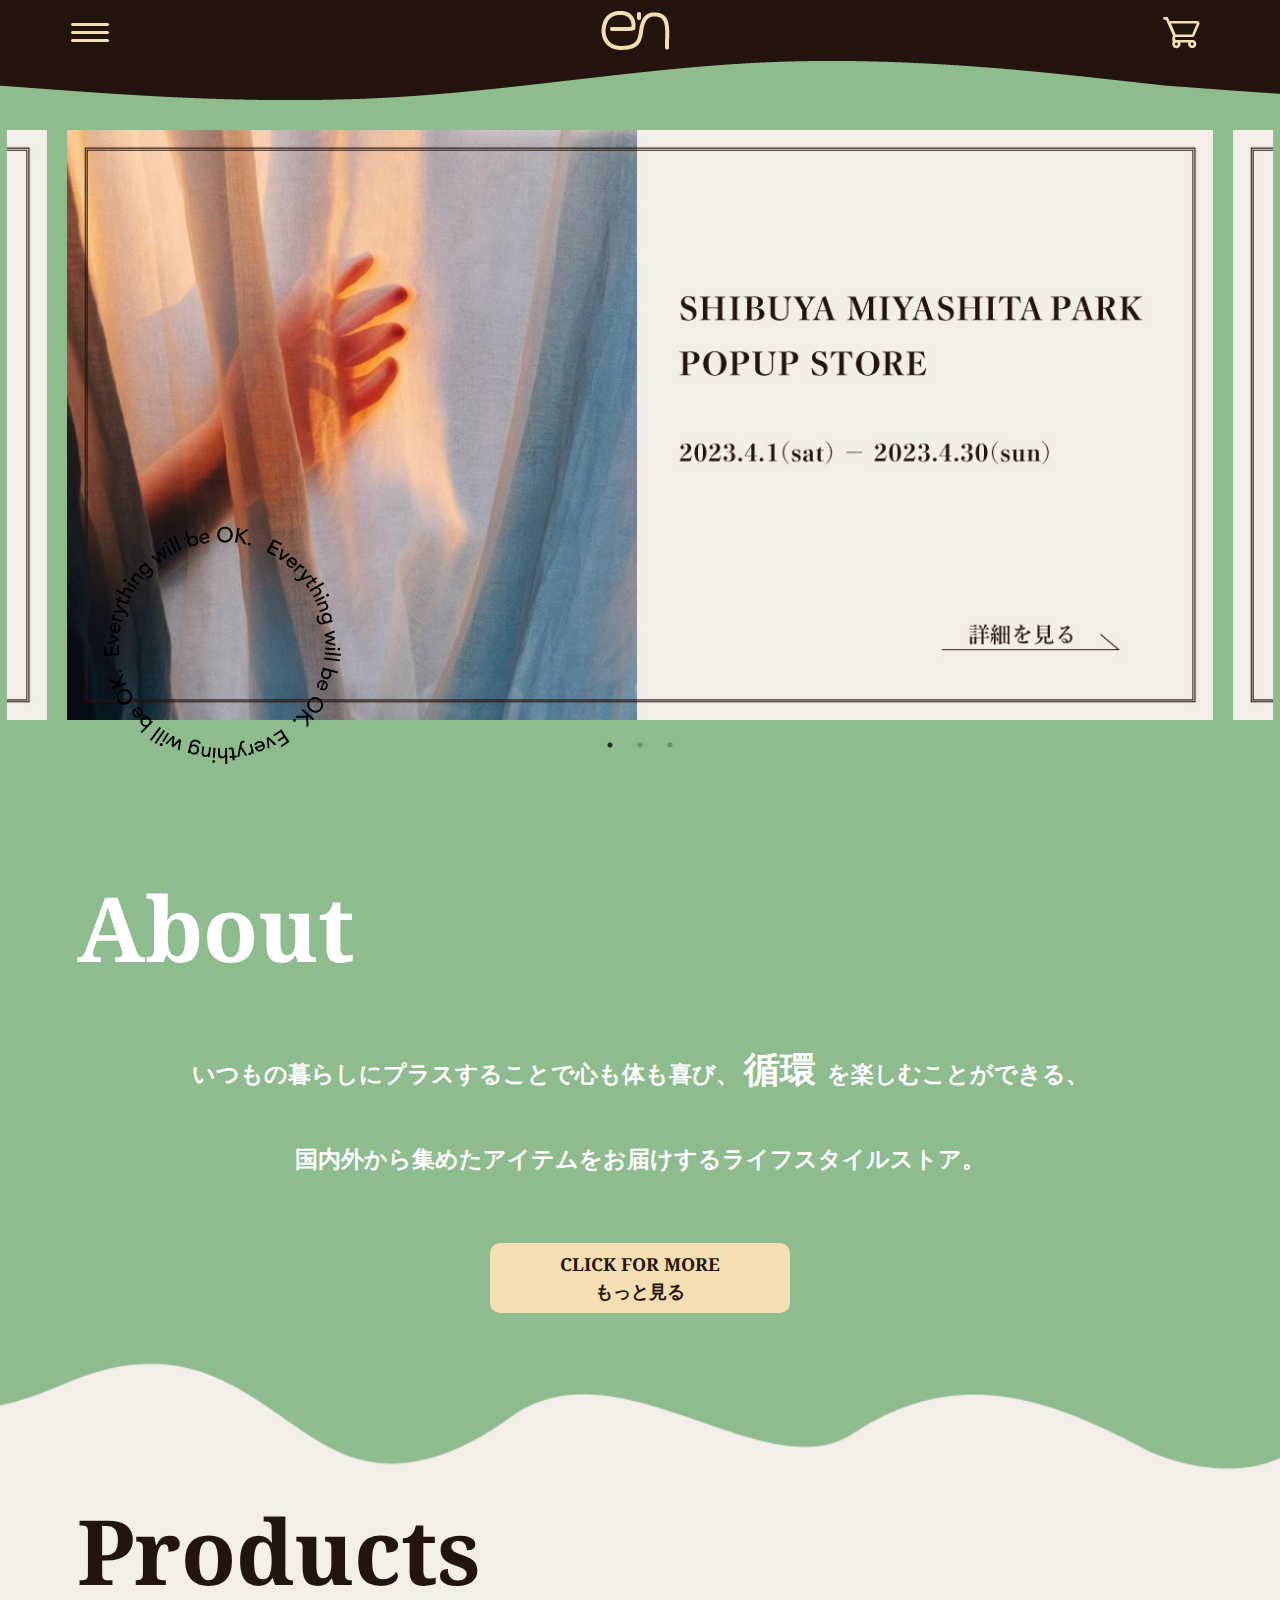
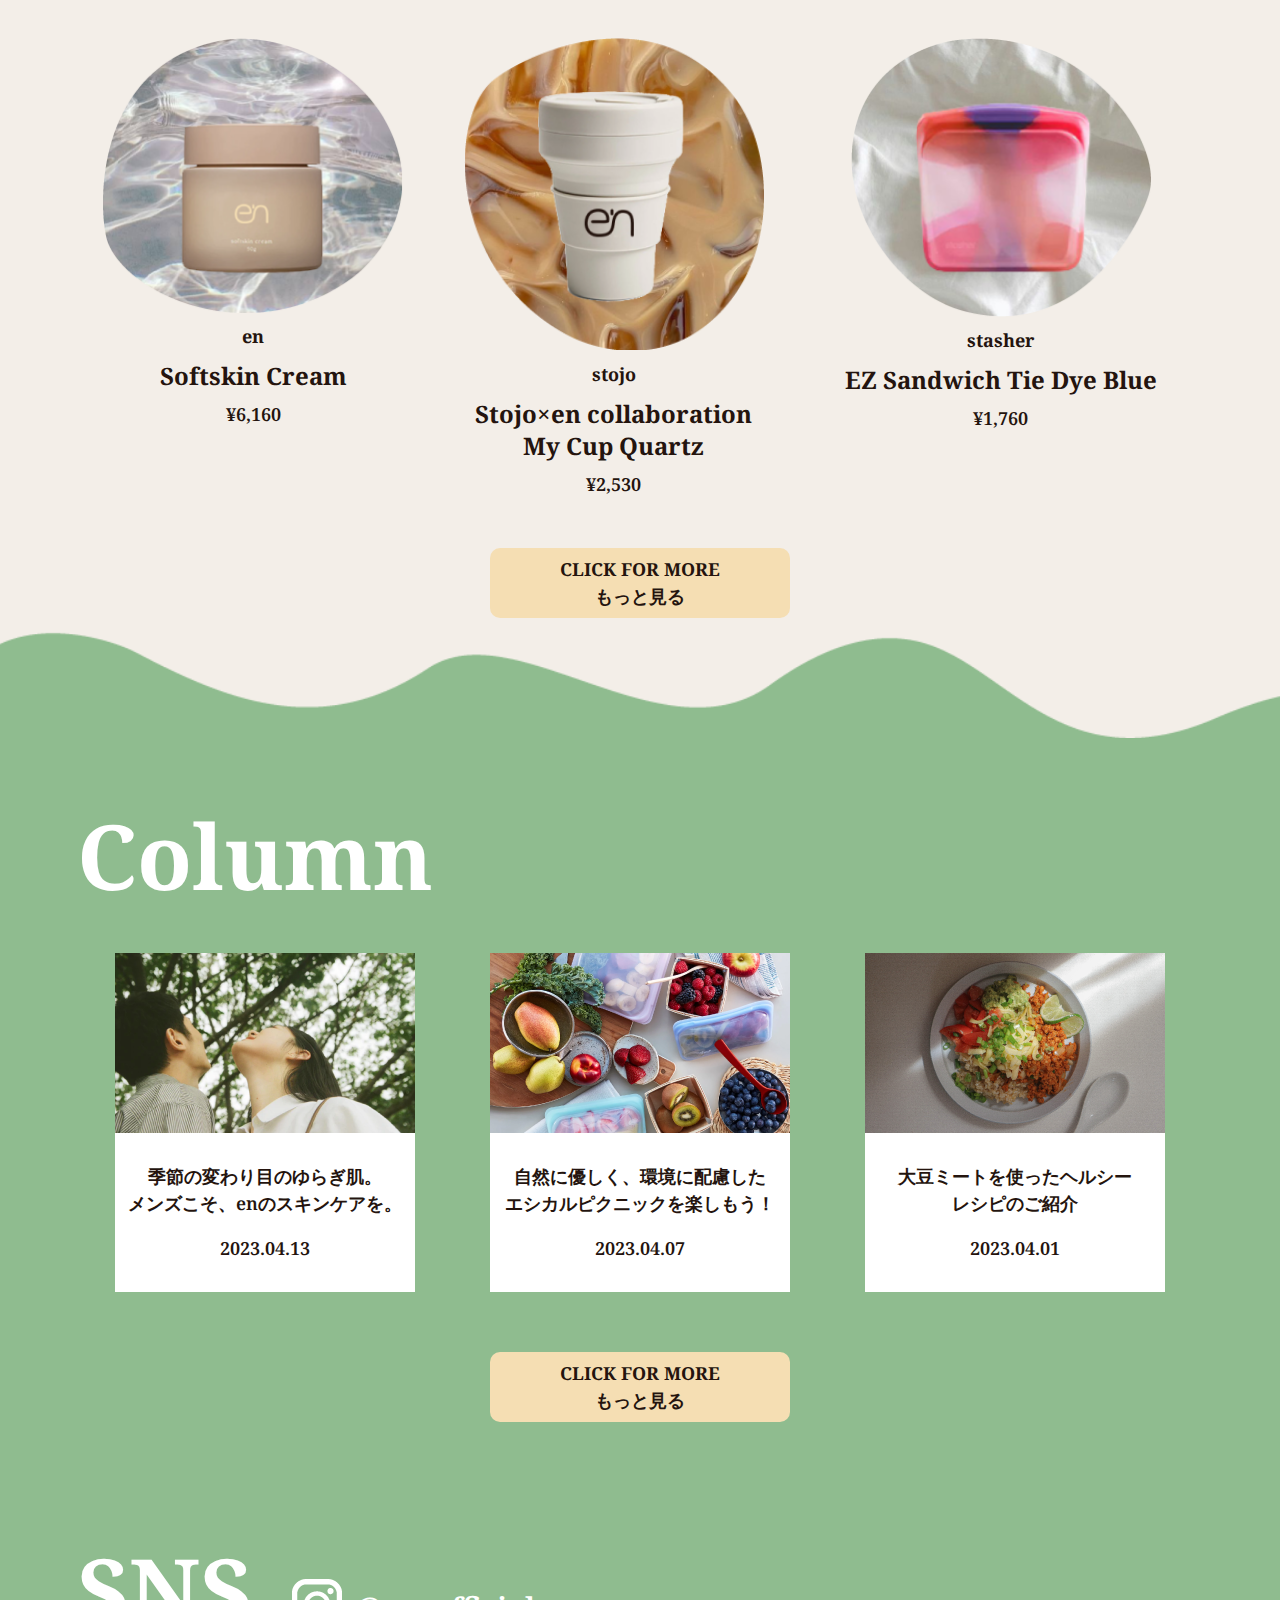
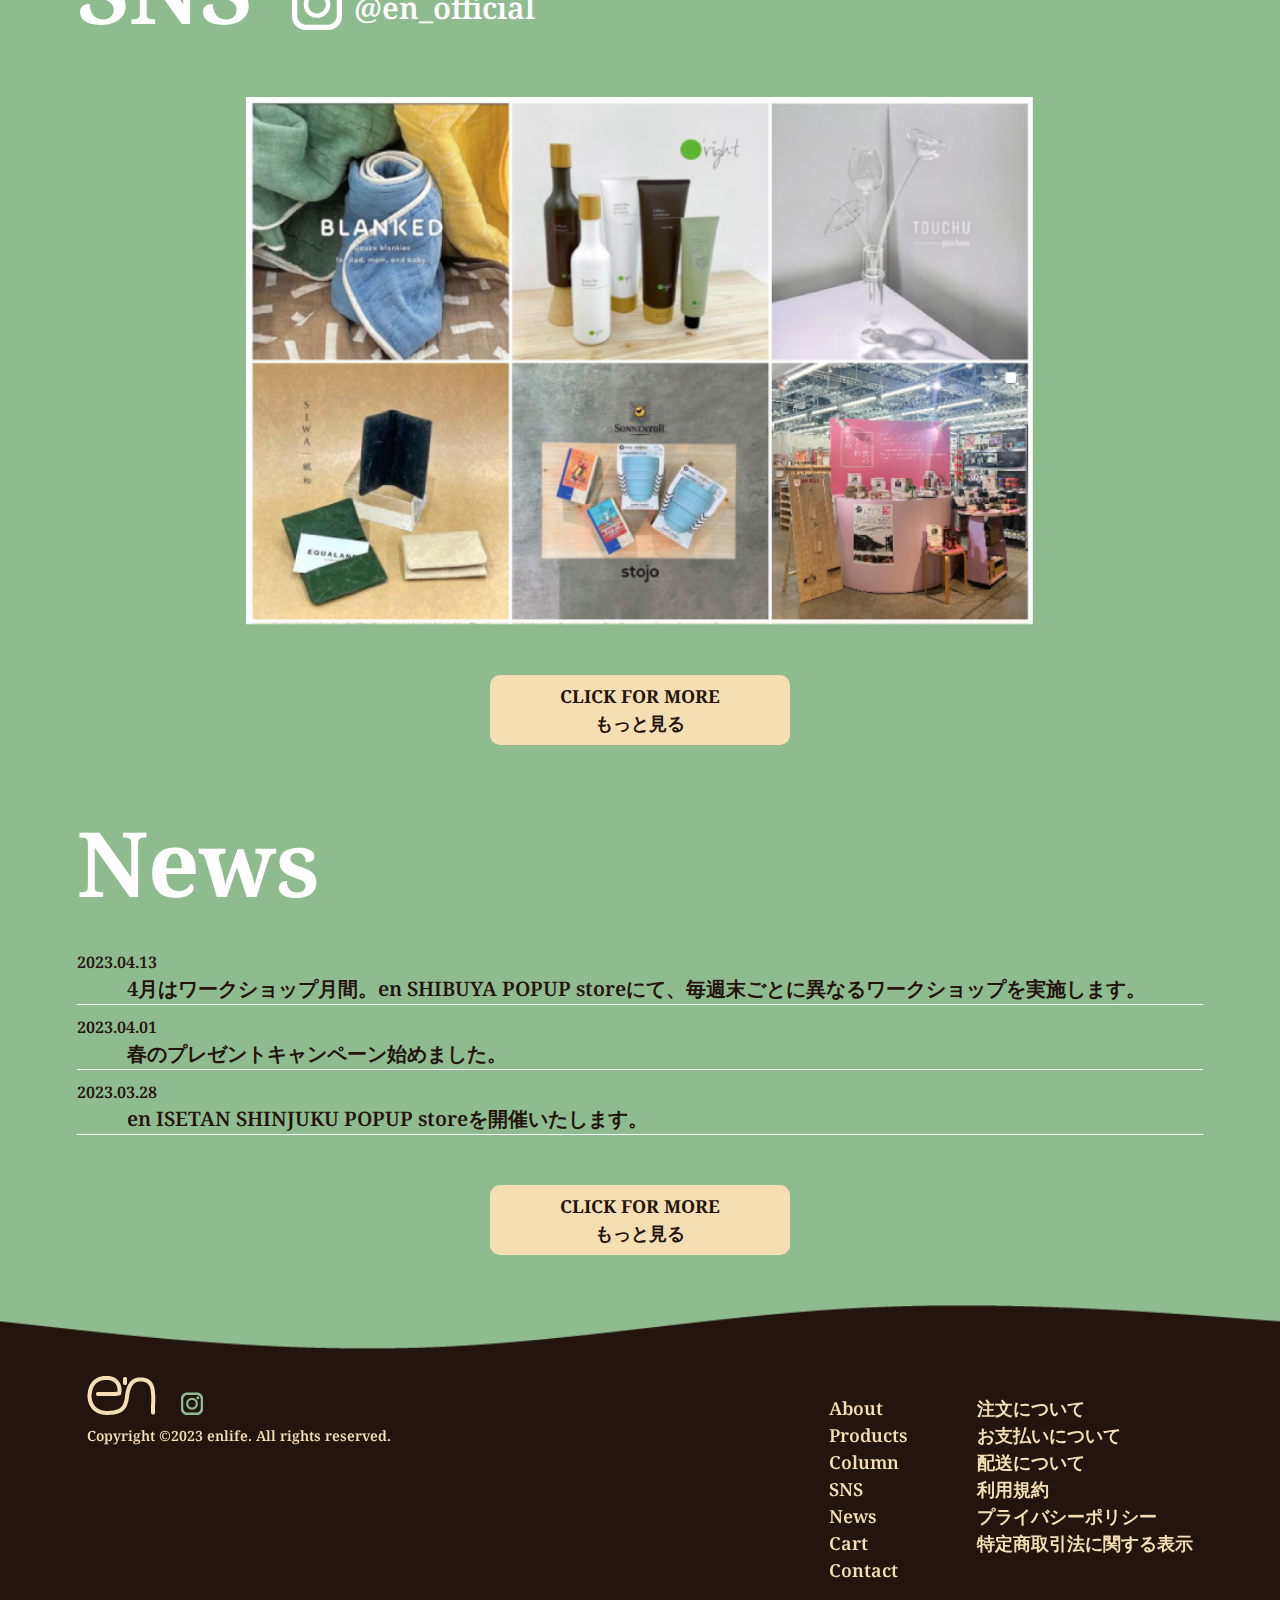
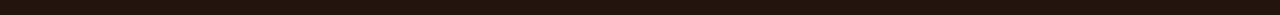
<file: index.html>
<!DOCTYPE html>
<html lang="ja" dir="ltr">
<head>
    <meta charset="utf-8">
    <meta name="viewport" content="width=device-width,initial-scale=1">
    <meta name="description" content="サステナブルなブランドを通して、人々の自然に寄り添うヘルシーなくらしを支える存在となるための雑貨や洗剤などセレクトするショップ en（エン）公式サイトです">
    <title>en（エン）公式サイト - トップ</title>

    <link rel="icon" href="assets/img/favicon.ico"> <!-- ファビコン -->
    <link rel="stylesheet" href="assets/css/reset.css"> <!-- リセット -->
    <link rel="stylesheet" href="assets/css/common.css"> <!-- 全ページ共通css -->
    <link rel="stylesheet" href="assets/css/top.css"> <!-- top専用css -->
    <link rel="stylesheet" href="assets/js/slick/slick-theme.css"> <!-- slick -->
    <link rel="stylesheet" href="assets/js/slick/slick.css"> <!-- slick -->

    <link rel="preconnect" href="https://fonts.googleapis.com">
    <link rel="preconnect" href="https://fonts.gstatic.com" crossorigin>
    <link href="https://fonts.googleapis.com/css2?family=Noto+Serif&display=swap" rel="stylesheet">

    <script src="assets/js/jquery-3.6.4.min.js"></script> <!-- JQuery本体 -->
    <script src="assets/js/script.js"></script> <!-- 自作JQuery -->
    <script src="assets/js/top.js"></script> <!-- top専用JQuery -->
    <script src="assets/js/slick/slick.min.js"></script> <!-- slick -->

</head>

<body id="top">

    <!-- ここからcommon.css -->

    <header class="header">
        <div class="header_container ">
            <div>
                <div class="openbtn"><span></span><span></span><span></span></div>
                <nav id="g-nav">
                <ul class="headerNav">
                <li class="menu1"><a href="about/index.html">About</a></li>
                <li class="menu2"><a href="products/index.html">Products</a></li>
                <li class="menu3"><a href="column/index.html">Column</a></li>
                <li class="menu4"><a href="https://www.instagram.com/" target="_blank">SNS</a></li>
                <li class="menu5"><a href="news/index.html">News</a></li>
                <li class="menu6"><a href="cart/index.html">Cart</a></li>
                <li class="menu7"><a href="contact/index.html">Contact</a></li>
            </ul>
        </nav>
    </div>
    
    <h1><a href="index.html"><img src="assets/img/header_logo.png" alt="en（エン）公式サイト - トップ"></a></h1>

    <p><a href="cart/index.html"><img src="assets/img/header_cart.png" alt="en（エン）公式サイト -カート"></a></p>
</div><!-- class="header_container" -->
</header>

    <!-- ここまでcommon.css -->

    <!-- ここからtop.css -->
<main>

<div class="blur">
    <!-- メイン画像 -->
    <div class="slider">

        <div><a href="products/index.html"><img src="assets/img/top_mv_03.jpg" alt="SHIBUYA MIYASHITA PARK POPUP STORE"></a></div>

        <div><a href="products/index.html"><img src="assets/img/top_mv_02.jpg" alt="en HEMPS CBD RESCUE マインドフルネスミスト"></a></div>


        <div><a href="column/index.html"><img src="assets/img/top_mv_01.jpg" alt="毎朝20分からのシンギングボウル瞑想"></a></div>

    </div>



    <div class="main_container"><!-- 幅合わせとぼかし -->
    <!-- ぐるぐる -->
    <div class="inner">
        <div class="msg">
            <img src="assets/img/img_msg_01.png">
        </div>
    </div>
    <section class="about">
        <h2>About</h2>
        <p class="message">
            いつもの暮らしにプラスすることで心も体も喜び、<span>循環</span> を楽しむことができる、<br>
            国内外から集めたアイテムをお届けするライフスタイルストア。
        </p>
        
        <p class="btn_more"><a href="about/index.html">CLICK FOR MORE<br>
    もっと見る</a></p>
    </section>
    </div><!-- class="main_container" -->
</div>

<section class="products">
    <div class="main_container">
        <h2>Products</h2>
        <div class="flex_around">
        <div>
            <a href="#"><img src="assets/img/top_cream.png" alt="Softskin Cream" width="300">
            <h3>en</h3>
            <h4>Softskin Cream</h4>
            <p>&yen;6,160</p></a>
        </div>
        <div>
            <a href="#"><img src="assets/img/top_stojo.png" alt="Stojo&times;en  collaboration My Cup Quartz" width="300">
            <h3>stojo</h3>
            <h4>Stojo&times;en  collaboration<br>My Cup Quartz</h4>
            <p>&yen;2,530</p></a>
        </div>
        <div>
            <a href="#"><img src="assets/img/top_stasher.png" alt="EZ Sandwich Tie Dye Blue" width="300">
            <h3>stasher</h3>
            <h4>EZ Sandwich Tie Dye Blue</h4>
            <p>&yen;1,760</p></a>
        </div>
        </div>
            <p class="btn_more"><a href="products/index.html">CLICK FOR MORE<br>
        もっと見る</a></p>
    </div>
    </section>

<div class="main_container"><!-- 幅合わせ -->
<section>
    <h2>Column</h2>
    <dl class="flex_around">
    <div class="column_box">
            <dt><a href="column/index.html"><img src="assets/img/top_column_skin.png" alt="メンズこそ、enのスキンケアを。" width="300" height="180"></dt>
            <dd>季節の変わり目のゆらぎ肌。<br>メンズこそ、enのスキンケアを。<br>
            <span>2023.04.13</span></dd></a>
    </div>
    <div class="column_box">
        <dt><a href="column/index.html"><img src="assets/img/top_column_ethical.png" alt="自然に優しく、環境に配慮したエシカルピクニックを楽しもう！" width="300" height="180"></dt>
        <dd>自然に優しく、環境に配慮した<br>エシカルピクニックを楽しもう！<br>
        <span>2023.04.07</span></dd></a>
    </div>
    <div class="column_box">
        <dt><a href="column/index.html"><img src="assets/img/top_column_soymeat.png" alt="大豆ミートを使ったヘルシー" width="300" height="180"></dt>
        <dd>大豆ミートを使ったヘルシー<br>レシピのご紹介<br>
        <span>2023.04.01</span></dd></a>
    </div>
    </dl>
        <p class="btn_more"><a href="column/index.html">CLICK FOR MORE<br>
    もっと見る</a></p>
    </section>

    <section class="ig">
        <div class="flex_start">
            <h2>SNS</h2>
            <div class="ig_box">
                <a href="https://www.instagram.com/">
                <img src="assets/img/official_instagram.png" alt="Instagram">
                <span>@en_official</span></a>
            </div>
        </div>
        <div class="ig_img"><a href="https://www.instagram.com/"><img src="assets/img/insta.jpg" alt="en(エン)公式インスタグラム"></a></div>

        <p class="btn_more"><a href="https://www.instagram.com/">CLICK FOR MORE<br>
        もっと見る</a></p>
    </section>

    <section>
        <h2>News</h2>
        <ul>
            <li>
            <div class="news">
                <a href="news/index.html">2023.04.13
                <span class="news_text">4月はワークショップ月間。en SHIBUYA POPUP storeにて、毎週末ごとに異なるワークショップを実施します。</span>
                </a>
            </div>
            </li>
            <li>
            <div class="news">
                <a href="news/index.html">2023.04.01
                <span class="news_text">春のプレゼントキャンペーン始めました。</span>
                </a>
            </div>
            </li>
            <li>
            <div class="news">
                <a href="news/index.html">2023.03.28
                    <span>en ISETAN SHINJUKU POPUP storeを開催いたします。
                    </span>
                    </a>
            </div>
            </li>
        </ul>
        <p class="btn_more"><a href="news/index.html">CLICK FOR MORE<br>
        もっと見る</a></p>
    </section>
</div><!-- class="main_container" -->
</main>

<footer class="footer">
    <div class="footer_container">
        <div>
            <a href="index.html"><img src="assets/img/footer_logo.png" alt="en（エン）公式サイト - トップ"></a>

            <span><a href="instagram/index.html"><img src="assets/img/footer_instagram.png" alt="Instagram"></a></span>

            <p><small>Copyright &copy;2023 enlife. All rights reserved.</small></p>
        </div>
        <div class="flex_between_nowrap footer_nav">
            <ul>
                <li class="menu1"><a href="about/index.html">About</a></li>
                <li class="menu2"><a href="products/index.html">Products</a></li>
                <li class="menu3"><a href="column/index.html">Column</a></li>
                <li class="menu4"><a href="https://www.instagram.com/" target="_blank">SNS</a></li>
                <li class="menu5"><a href="news/index.html">News</a></li>
                <li class="menu6"><a href="cart/index.html">Cart</a></li>
                <li class="menu7"><a href="contact/index.html">Contact</a></li>
            </ul>

            <ul class="footer_nav2">
                <li><a href="#">注文について</a></li>
                <li><a href="#"></a></li>
                <li><a href="#">お支払いについて</a></li>
                <li><a href="#">配送について</a></li>
                <li><a href="#">利用規約</a></li>
                <li><a href="#">プライバシーポリシー</a></li>
                <li><a href="#">特定商取引法に関する表示</a></li>
            </ul>
        </div>
    </div><!-- class="footer_container" -->
</footer>

</body>
</html>
</file>
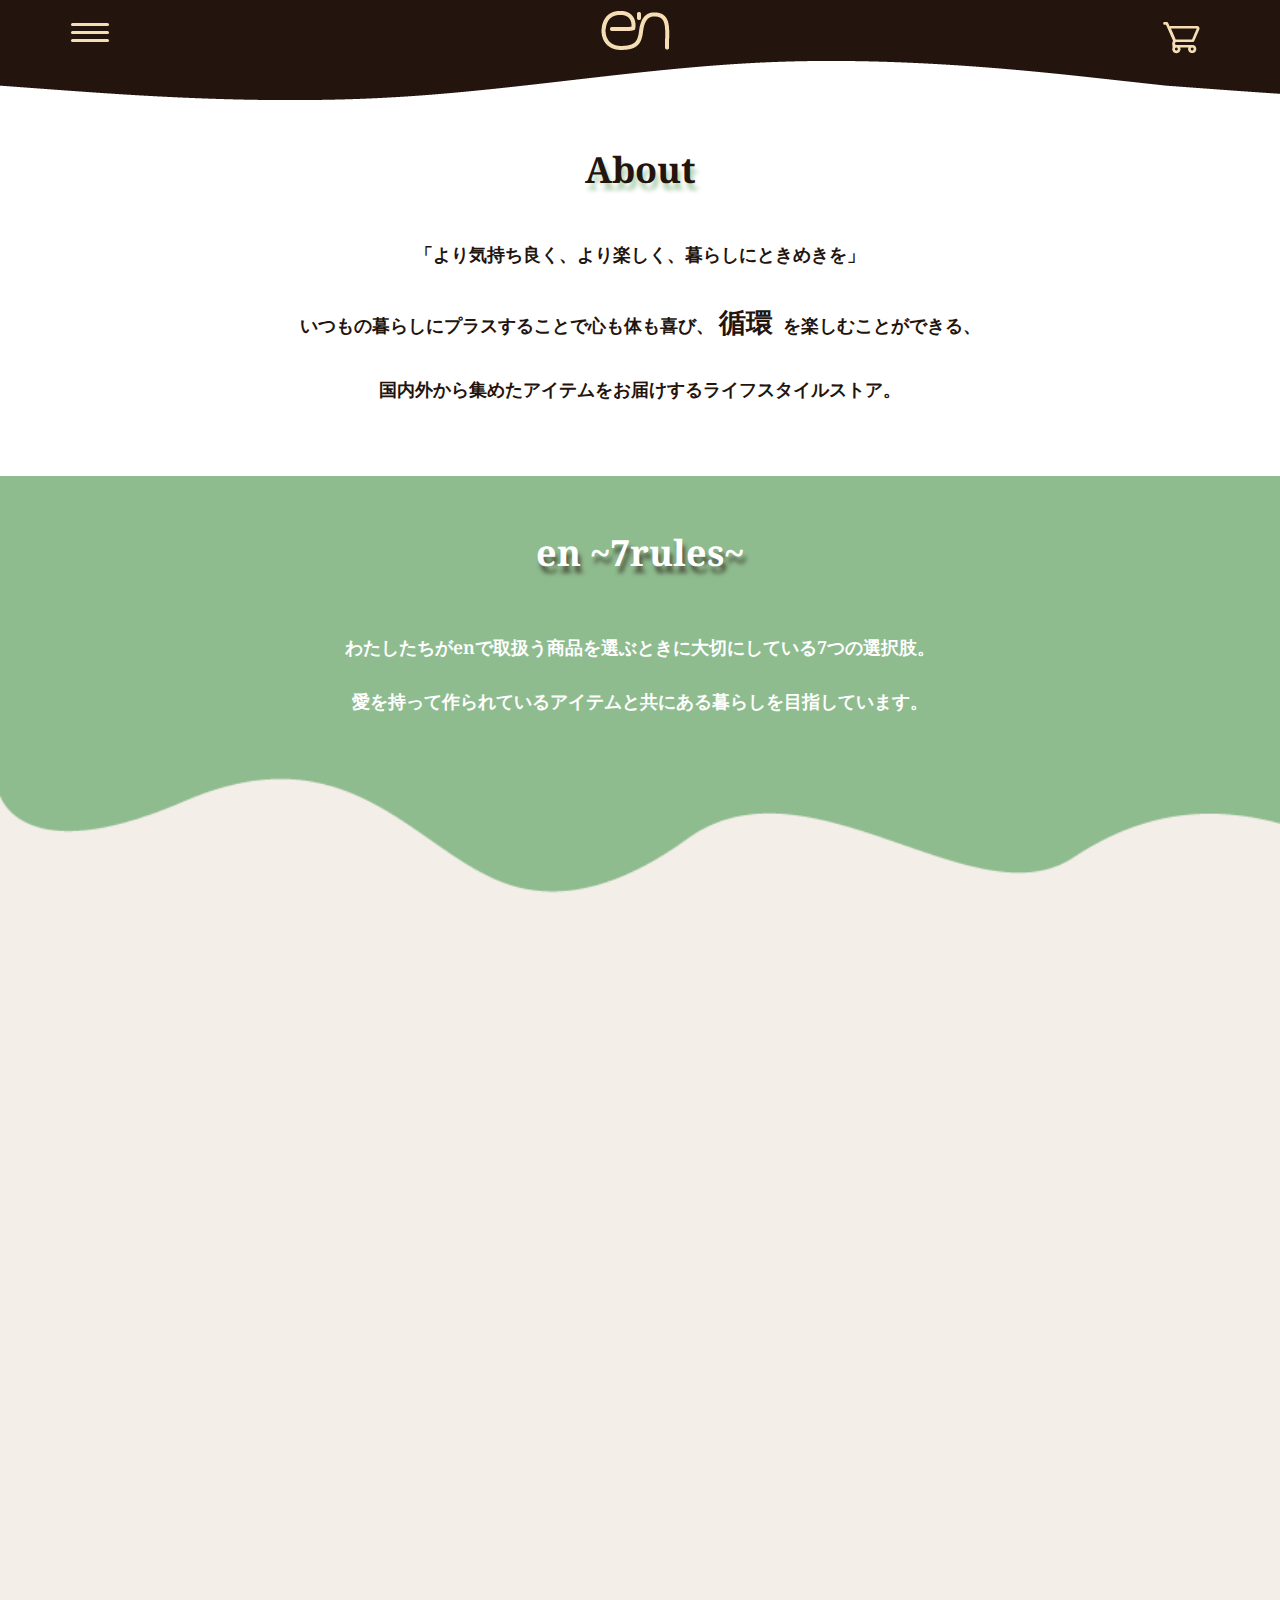
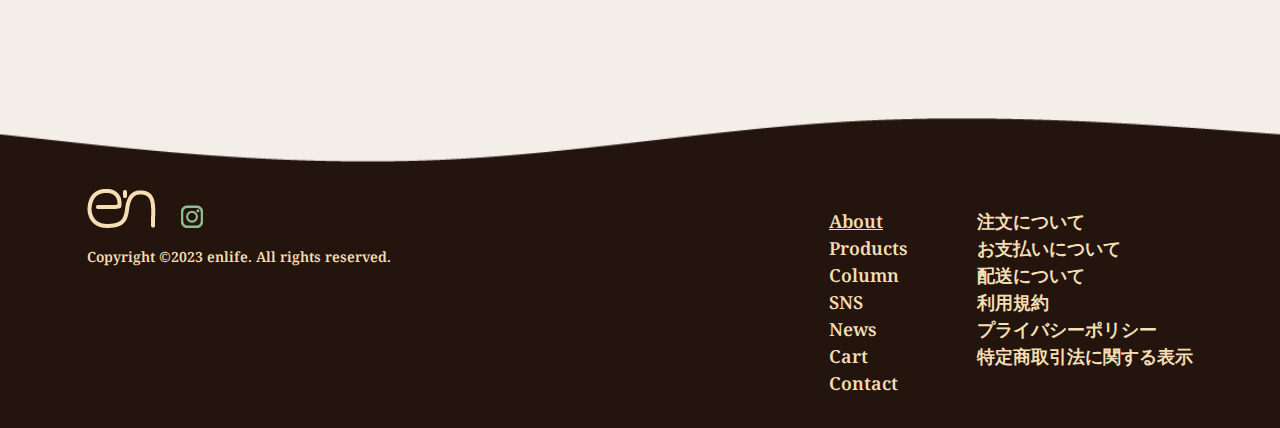
<file: about/index.html>
<!DOCTYPE html>
<html lang="ja" dir="ltr">
<head>
    <meta charset="utf-8">
    <meta name="viewport" content="width=device-width,initial-scale=1">
    <meta name="description" content="サステナブルなブランドを通して、人々の自然に寄り添うヘルシーなくらしを支える存在となるための雑貨や洗剤などセレクトするショップ en（エン）公式サイトです">
    <title>en（エン）公式サイト - 私たちについて</title>

    <link rel="icon" href="../assets/img/favicon.ico"> <!-- ファビコン -->
    <link rel="stylesheet" href="../assets/css/reset.css"> <!-- リセット -->
    <link rel="stylesheet" href="../assets/css/common.css"> <!-- 全ページ共通css -->
    <link rel="stylesheet" href="../assets/css/about.css"> <!-- about専用css -->
    <link rel="stylesheet" href="../assets/js/slick/slick-theme.css"> <!-- slick -->
    <link rel="stylesheet" href="../assets/js/slick/slick.css"> <!-- slick -->


    <link rel="preconnect" href="https://fonts.googleapis.com">
    <link rel="preconnect" href="https://fonts.gstatic.com" crossorigin>
    <link href="https://fonts.googleapis.com/css2?family=Noto+Serif&display=swap" rel="stylesheet">



    <script src="../assets/js/jquery-3.6.4.min.js"></script> <!-- JQuery本体 -->
    <script src="../assets/js/script.js"></script> <!-- 自作JQuery -->
    <script src="../assets/js/about.js"></script> <!-- top専用JQuery -->
    <script src="../assets/js/slick/slick.min.js"></script> <!-- slick -->

</head>

<body id="about">

    <!-- ここからcommon.css -->

    <header class="header">
        <div class="header_container ">
            <div>
                <div class="openbtn"><span></span><span></span><span></span></div>
                <nav id="g-nav">
                <ul class="headerNav">
                <li class="menu1"><a href="../about/index.html">About</a></li>
                <li class="menu2"><a href="../products/index.html">Products</a></li>
                <li class="menu3"><a href="../column/index.html">Column</a></li>
                <li class="menu4"><a href="https://www.instagram.com/" target="_blank">SNS</a></li>
                <li class="menu5"><a href="../news/index.html">News</a></li>
                <li class="menu6"><a href="../cart/index.html">Cart</a></li>
                <li class="menu7"><a href="../contact/index.html">Contact</a></li>
            </ul>
        </nav>
    </div>
    
    <h1><a href="../index.html"><img src="../assets/img/header_logo.png" alt="en（エン）公式サイト - トップ"></a></h1>

    <p><a href="../cart/index.html"><img src="../assets/img/header_cart.png" alt="en（エン）公式サイト -カート"></a></p>
</div><!-- class="header_container" -->
</header>

    <!-- ここまでcommon.css -->

<main>
    <section class="about_container">
        <div class="main_container about"><!-- 幅合わせ -->
            <h2 class="btntextchange"><span>About</span><span>en について</span></h2>

            <p class="message">「より気持ち良く、より楽しく、暮らしにときめきを」<br>
                いつもの暮らしにプラスすることで心も体も喜び、<span>循環</span> を楽しむことができる、<br>
                国内外から集めたアイテムをお届けするライフスタイルストア。
            </p>
        </div><!-- class="main_container" -->
    </section><!-- class="about-container" -->
    
    <div class="main_container"><!-- 幅合わせ -->
            <h2 class="rules"><span>en ~7rules~</span></h2>

            <p>
                わたしたちがenで取扱う商品を選ぶときに大切にしている7つの選択肢。<br>愛を持って作られているアイテムと共にある暮らしを目指しています。
            </p>
    </div><!-- class="main_container" -->

<div class="joys_container02">
    <dl>
        <div class="fadeUpTrigger">
            <dt>
                Made with Love
            </dt>
            <dd>
                地球や人に愛を持って生産提供されている
            </dd>
        </div>
        <div class="fadeUpTrigger">
            <dt>
                Plant-based
            </dt>
            <dd>
                植物由来の素材で出来ている
            </dd>
        </div>
        <div class="fadeUpTrigger">
            <dt>
                Transparency
            </dt>
            <dd>
                トレーサビリティが可能
            </dd>
        </div>
        <div class="fadeUpTrigger">
            <dt>
                Locally crafted
            </dt>
            <dd>
                手仕事で作られている
            </dd>
        </div>
        <div class="fadeUpTrigger">
            <dt>
                Zero waste
            </dt>
            <dd>
                ゴミを減らす工夫がされている
            </dd>
        </div>
        <div class="fadeUpTrigger">
            <dt>
                Self care
            </dt>
            <dd>
                心身のウェルネス
            </dd>
        </div>
        <div class="fadeUpTrigger">
            <dt>
                Future materials
            </dt>
            <dd>
                環境に配慮した素材を使用
            </dd>
        </div>
    </dl>
</div>

</main>

<footer class="footer">
    <div class="footer_container">
        <div>
            <a href="../index.html"><img src="../assets/img/footer_logo.png" alt="en（エン）公式サイト - トップ"></a>

            <span><a href="https://www.instagram.com/" target="_blank"><img src="../assets/img/footer_instagram.png" alt="Instagram"></a></span>

            <p><small>Copyright &copy;2023 enlife. All rights reserved.</small></p>
        </div>
        <div class="flex_between_nowrap footer_nav">
            <ul>
                <li class="menu1"><a href="../about/index.html">About</a></li>
                <li class="menu2"><a href="../products/index.html">Products</a></li>
                <li class="menu3"><a href="../column/index.html">Column</a></li>
                <li class="menu4"><a href="https://www.instagram.com/" target="_blank">SNS</a></li>
                <li class="menu5"><a href="../news/index.html">News</a></li>
                <li class="menu6"><a href="../cart/index.html">Cart</a></li>
                <li class="menu7"><a href="../contact/index.html">Contact</a></li>
            </ul>

            <ul class="footer_nav2">
                <li><a href="#">注文について</a></li>
                <li><a href="#"></a></li>
                <li><a href="#">お支払いについて</a></li>
                <li><a href="#">配送について</a></li>
                <li><a href="#">利用規約</a></li>
                <li><a href="#">プライバシーポリシー</a></li>
                <li><a href="#">特定商取引法に関する表示</a></li>
            </ul>
        </div>
    </div><!-- class="footer_container" -->
</footer>

</body>
</html>
</file>
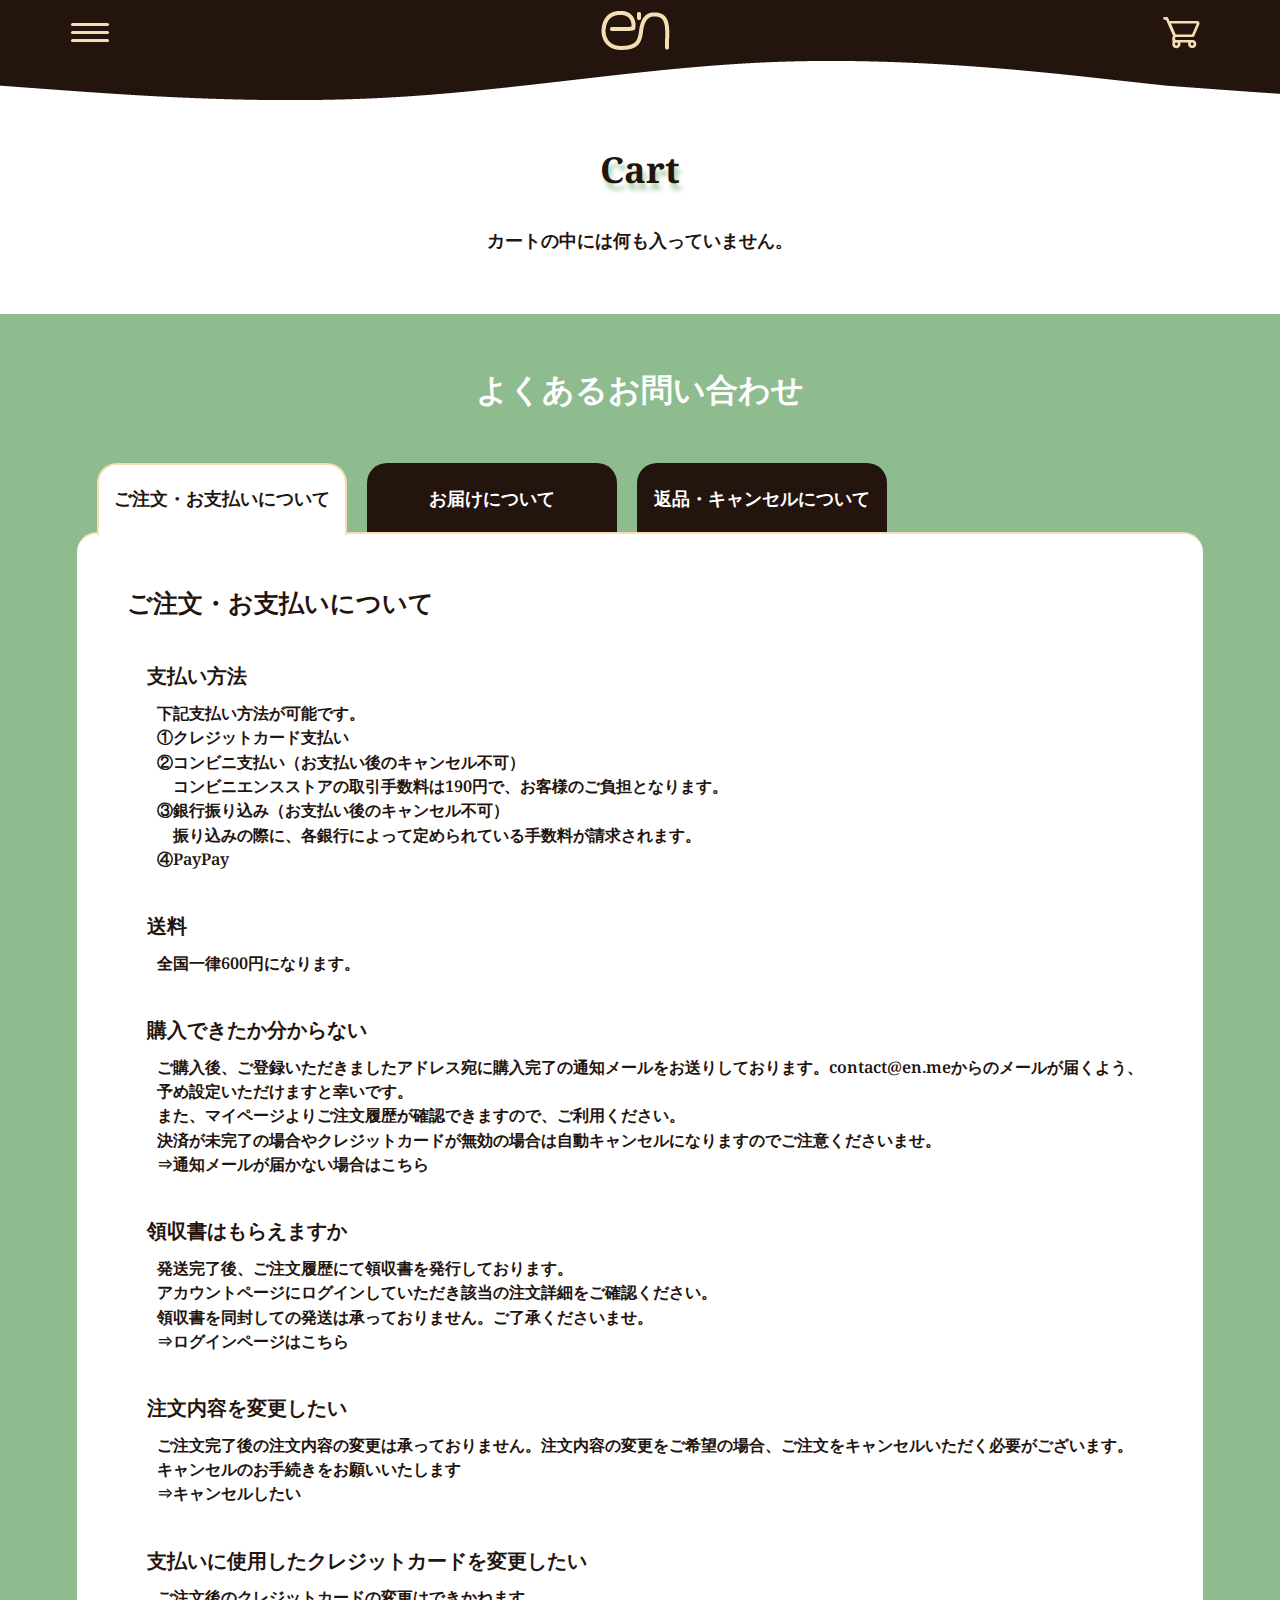
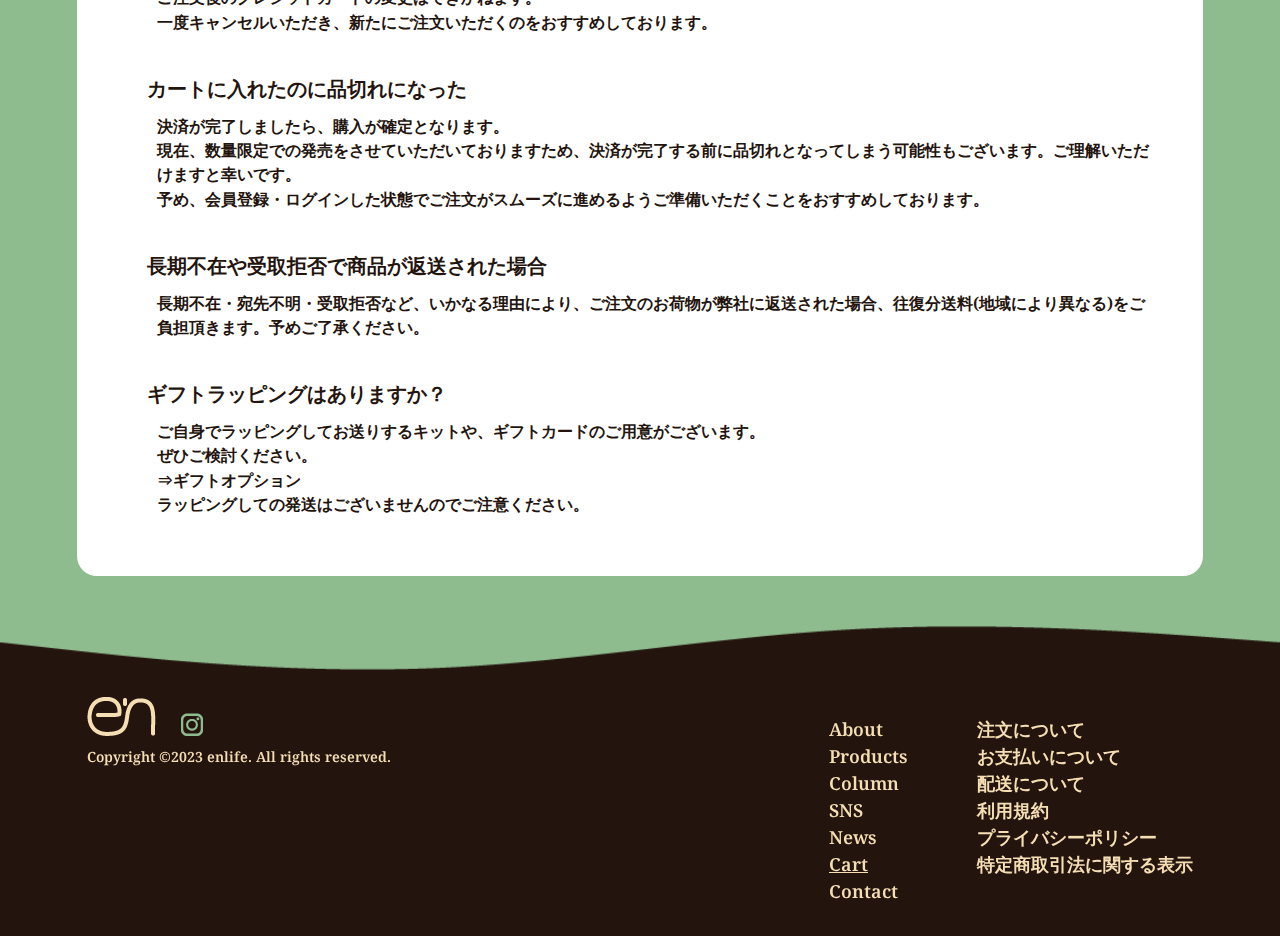
<file: cart/index.html>
<!DOCTYPE html>
<html lang="ja" dir="ltr">
<head>
    <meta charset="utf-8">
    <meta name="viewport" content="width=device-width,initial-scale=1">
    <meta name="description" content="サステナブルなブランドを通して、人々の自然に寄り添うヘルシーなくらしを支える存在となるための雑貨や洗剤などセレクトするショップ en（エン）公式サイトです">
    <title>en（エン）公式サイト - カート</title>

    <link rel="icon" href="../assets/img/favicon.ico"> <!-- ファビコン -->
    <link rel="stylesheet" href="../assets/css/reset.css"> <!-- リセット -->
    <link rel="stylesheet" href="../assets/css/common.css"> <!-- 全ページ共通css -->
    <link rel="stylesheet" href="../assets/css/cart.css"> <!-- 専用css -->
    <link rel="stylesheet" href="../assets/js/slick/slick-theme.css"> <!-- slick -->
    <link rel="stylesheet" href="../assets/js/slick/slick.css"> <!-- slick -->


    <link rel="preconnect" href="https://fonts.googleapis.com">
    <link rel="preconnect" href="https://fonts.gstatic.com" crossorigin>
    <link href="https://fonts.googleapis.com/css2?family=Noto+Serif&display=swap" rel="stylesheet">


    <script src="../assets/js/jquery-3.6.4.min.js"></script> <!-- JQuery本体 -->
    <script src="../assets/js/script.js"></script> <!-- 自作JQuery -->
    <script src="../assets/js/cart.js"></script> <!-- 専用JQuery -->
    <script src="../assets/js/slick/slick.min.js"></script> <!-- slick -->

</head>

<body id="cart">

    <!-- ここからcommon.css -->

    <header class="header">
        <div class="header_container ">
            <div>
                <div class="openbtn"><span></span><span></span><span></span></div>
                <nav id="g-nav">
                <ul class="headerNav">
                <li class="menu1"><a href="../about/index.html">About</a></li>
                <li class="menu2"><a href="../products/index.html">Products</a></li>
                <li class="menu3"><a href="../column/index.html">Column</a></li>
                <li class="menu4"><a href="https://www.instagram.com/" target="_blank">SNS</a></li>
                <li class="menu5"><a href="../news/index.html">News</a></li>
                <li class="menu6"><a href="../cart/index.html">Cart</a></li>
                <li class="menu7"><a href="../contact/index.html">Contact</a></li>
            </ul>
        </nav>
    </div>
    
    <h1><a href="../index.html"><img src="../assets/img/header_logo.png" alt="en（エン）公式サイト - トップ"></a></h1>

    <p><a href="../cart/index.html"><img src="../assets/img/header_cart.png" alt="en（エン）公式サイト -カート"></a></p>
</div><!-- class="header_container" -->
</header>

    <!-- ここまでcommon.css -->

<main>
    <div class="about_container">
        <h2 class="btntextchange"><span>Cart</span><span>カート</span></h2>
        <p>カートの中には何も入っていません。</p>
    </div>

<div class="main_container">    <!-- 幅合わせ -->
        <strong>よくあるお問い合わせ</strong>

        <ul class="tabMenu"><!-- タブ切り替えメニュー -->
            <li class="tab1 active"><a href="#tab1" class="current">ご注文・お支払いについて</a></li>
            <li class="tab2"><a href="#tab2">お届けについて</a></li>
            <li class="tab3"><a href="#tab3">返品・キャンセルについて</a></li>
        </ul>

            <div id="contents">
                <!-- ここから、ご注文・お支払いについて --> 
                <div id="tab1">
                    <h3>ご注文・お支払いについて</h3>
                
                  <h4>支払い方法</h4>
                  <p>下記支払い方法が可能です。<br/>①クレジットカード支払い<br/>②コンビニ支払い（お支払い後のキャンセル不可）<br/>　コンビニエンスストアの取引手数料は190円で、お客様のご負担となります。<br/>③銀行振り込み（お支払い後のキャンセル不可）<br/>　振り込みの際に、各銀行によって定められている手数料が請求されます。<br/>④PayPay<br/></p>
                
                  <h4>送料</h4>
                  <p>全国一律600円になります。</p>
                
                  <h4>購入できたか分からない</h4>
                  <p>ご購入後、ご登録いただきましたアドレス宛に購入完了の通知メールをお送りしております。<a href="#" title="#">contact@en.me</a>からのメールが届くよう、予め設定いただけますと幸いです。<br/>また、マイページよりご注文履歴が確認できますので、ご利用ください。<br/>決済が未完了の場合やクレジットカードが無効の場合は自動キャンセルになりますのでご注意くださいませ。<br/><a href="#" title="#">⇒通知メールが届かない場合はこちら</a></p>
                
                  <h4>領収書はもらえますか</h4>
                  <p>発送完了後、ご注文履歴にて領収書を発行しております。<br/>アカウントページにログインしていただき該当の注文詳細をご確認ください。<br/>領収書を同封しての発送は承っておりません。ご了承くださいませ。<br/><a href="#" title="#">⇒ログインページはこちら</a></p>
                
                  <h4>注文内容を変更したい</h4>
                  <p>ご注文完了後の注文内容の変更は承っておりません。注文内容の変更をご希望の場合、ご注文をキャンセルいただく必要がございます。<br/>キャンセルのお手続きをお願いいたします<br/><a href="#" title="#">⇒キャンセルしたい</a></p>
                
                  <h4>支払いに使用したクレジットカードを変更したい</h4>
                  <p>ご注文後のクレジットカードの変更はできかねます。<br/>一度キャンセルいただき、新たにご注文いただくのをおすすめしております。</p>
                
                  <h4>カートに入れたのに品切れになった</h4>
                  <p>決済が完了しましたら、購入が確定となります。<br/>現在、数量限定での発売をさせていただいておりますため、決済が完了する前に品切れとなってしまう可能性もございます。ご理解いただけますと幸いです。<br/>予め、会員登録・ログインした状態でご注文がスムーズに進めるようご準備いただくことをおすすめしております。</p>
                
                  <h4>長期不在や受取拒否で商品が返送された場合</h4>
                  <p>長期不在・宛先不明・受取拒否など、いかなる理由により、ご注文のお荷物が弊社に返送された場合、往復分送料(地域により異なる)をご負担頂きます。予めご了承ください。</p>
                
                  <h4>ギフトラッピングはありますか？</h4>
                  <p>ご自身でラッピングしてお送りするキットや、ギフトカードのご用意がございます。<br/>ぜひご検討ください。<br/><a href="#" title="#">⇒ギフトオプション</a><br/>ラッピングしての発送はございませんのでご注意ください。</p>
                </div><!-- id="tab1" -->
                <!-- ここから、お届けについて -->   
                
                <div id="tab2">
                <h3>お届けについて</h3>
                
                  <h4>追跡番号が知りたい</h4>
                  <p>発送が完了しましたら、発送完了通知のメールをお送りいたします。<a href="#" title="#">contact@en.me</a>からのメールが届くよう、予め設定をよろしくお願いいたします。<br/>また、マイページでもご確認いただけます。</p>
                  
                  <h4>どのくらいで届きますか</h4>
                  <p>発送作業は平日のみ行っています。住所変更などのお問い合わせがない場合は、ご購入から最短当日〜2営業日で発送となります。<br/>土日祝日を除いて5日以上経っても発送完了通知、または商品が届かない場合はお問い合わせくださいませ。</p>
                  
                  <h4>日時指定を変更したい</h4>
                  <p>発送前でしたら、こちらで変更いたしますので、<a href="#" title="#">contact@en.me</a>またはお問い合わせフォームへ、該当のご注文IDとご希望日時を記載の上、お問い合わせください。<br/>発送後の変更については、お送りした佐川急便のお問い合わせ番号をもって、お近くの営業所にお問い合わせいただくか、不在票にて再配達でお時間ご指定いただけますと幸いです。</p>
                  
                  <h4>お届け先住所を間違えたので修正したい</h4>
                  <p>ご注文完了の通知メールに変更後のご住所を入力してご返信ください。もしくは<a href="#" title="#">contact@en.me</a>にご注文IDと変更後のご住所を入力してご連絡ください。<br/>また、出荷後のご住所変更の場合は、プラスでかかった配送料はお客様ご負担となりますので、あらかじめご理解ください。</p>
                </div><!-- id="tab2"-->
                
                <!-- 返品・キャンセルについて -->   
                <div id="tab3">
                    <h3>返品・キャンセルについて</h3>
                    
                    <h4>返品したい</h4>
                    <p>商品に不備がある場合を除き、ご注文確定後のキャンセル・返品・交換はお受けしておりません。商品がお手元に届きましたら、必ずすぐに商品をご確認いただき、ご注文された商品とお間違いがないかご確認をお願い致します。 また、ご確認いただくまでは、商品が入っていた箱、および梱包材は、捨てずに保管をお願い致します。万が一届いた商品が不良、破損、誤配送していた場合は、お手数ですが参考となるお写真と合わせて<a href="#" title="#">contact@en.me</a>までご連絡ください。</p>
                    
                    <h4>キャンセルしたい</h4>
                    <p>商品発送準備前でしたら注文キャンセル可能です。商品が発送準備に入っておりますと、キャンセルできませんので、お早めにご連絡ください。<br/>なお、お届け先を変更したい方やキャンセル希望の方は、ご注文と照合させていただきますのでご注文完了の通知メールへ返信するか、ご注文IDをご記載の上、<a href="#" title="#">contact@en.me</a>までお問い合わせくださいませ。</p>
                </div><!-- id="tab3"-->
            </div> <!---- id="contents"-->   
    </div>
</main>

<footer class="footer">
    <div class="footer_container">
        <div>
            <a href="../index.html"><img src="../assets/img/footer_logo.png" alt="en（エン）公式サイト - トップ"></a>

            <span><a href="https://www.instagram.com/" target="_blank"><img src="../assets/img/footer_instagram.png" alt="Instagram"></a></span>

            <p><small>Copyright &copy;2023 enlife. All rights reserved.</small></p>
        </div>
        <div class="flex_between_nowrap footer_nav">
            <ul>
                <li class="menu1"><a href="../about/index.html">About</a></li>
                <li class="menu2"><a href="../products/index.html">Products</a></li>
                <li class="menu3"><a href="../column/index.html">Column</a></li>
                <li class="menu4"><a href="https://www.instagram.com/" target="_blank">SNS</a></li>
                <li class="menu5"><a href="../news/index.html">News</a></li>
                <li class="menu6"><a href="../cart/index.html">Cart</a></li>
                <li class="menu7"><a href="../contact/index.html">Contact</a></li>
            </ul>

            <ul class="footer_nav2">
                <li><a href="#">注文について</a></li>
                <li><a href="#"></a></li>
                <li><a href="#">お支払いについて</a></li>
                <li><a href="#">配送について</a></li>
                <li><a href="#">利用規約</a></li>
                <li><a href="#">プライバシーポリシー</a></li>
                <li><a href="#">特定商取引法に関する表示</a></li>
            </ul>
        </div>
    </div><!-- class="footer_container" -->
</footer>

</body>
</html>
</file>
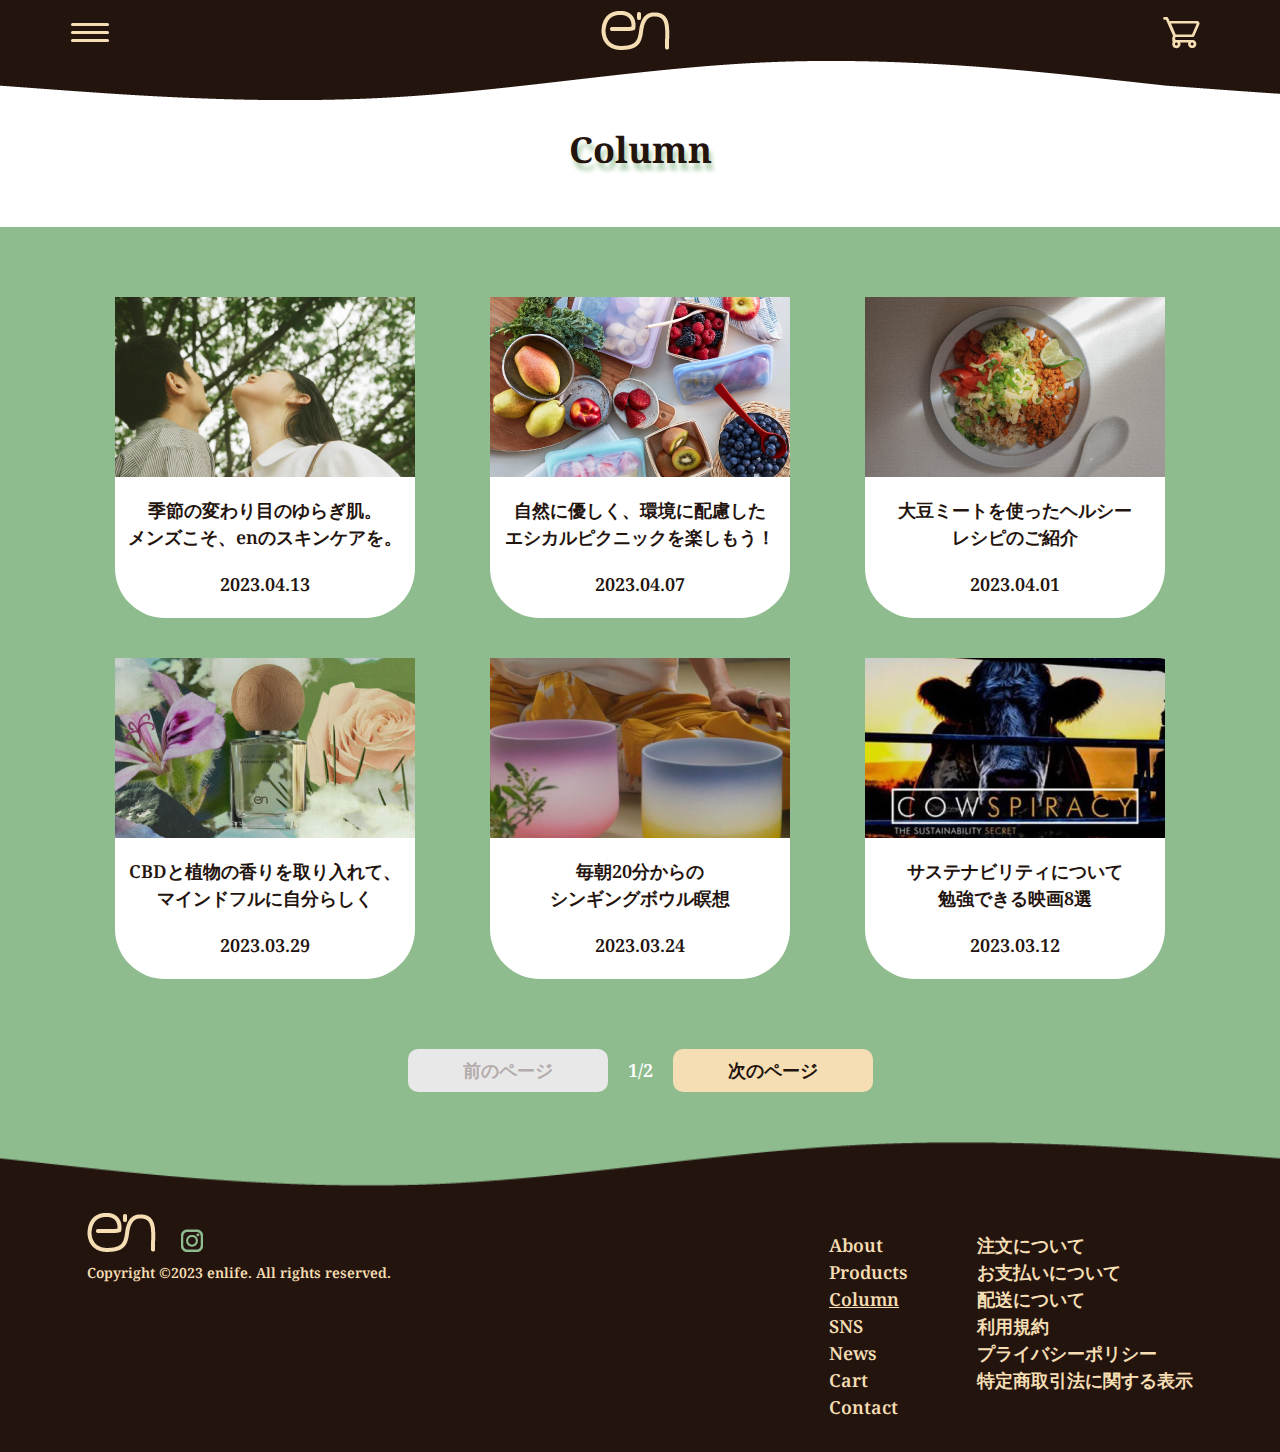
<file: column/index.html>
<!DOCTYPE html>
<html lang="ja" dir="ltr">
<head>
    <meta charset="utf-8">
    <meta name="viewport" content="width=device-width,initial-scale=1">
    <meta name="description" content="サステナブルなブランドを通して、人々の自然に寄り添うヘルシーなくらしを支える存在となるための雑貨や洗剤などセレクトするショップ en（エン）公式サイトです">
    <title>en（エン）公式サイト - コラム</title>

    <link rel="icon" href="../assets/img/favicon.ico"> <!-- ファビコン -->
    <link rel="stylesheet" href="../assets/css/reset.css"> <!-- リセット -->
    <link rel="stylesheet" href="../assets/css/common.css"> <!-- 全ページ共通css -->
    <link rel="stylesheet" href="../assets/css/column.css"> <!-- 専用css -->
    <link rel="stylesheet" href="../assets/js/slick/slick-theme.css"> <!-- slick -->
    <link rel="stylesheet" href="../assets/js/slick/slick.css"> <!-- slick -->


    <link rel="preconnect" href="https://fonts.googleapis.com">
    <link rel="preconnect" href="https://fonts.gstatic.com" crossorigin>
    <link href="https://fonts.googleapis.com/css2?family=Noto+Serif&display=swap" rel="stylesheet">


    <script src="../assets/js/jquery-3.6.4.min.js"></script> <!-- JQuery本体 -->
    <script src="../assets/js/script.js"></script> <!-- 自作JQuery -->
    <script src="../assets/js/top.js"></script> <!-- top専用JQuery -->
    <script src="../assets/js/slick/slick.min.js"></script> <!-- slick -->

</head>

<body id="column">

    <!-- ここからcommon.css -->

    <header class="header">
        <div class="header_container ">
            <div>
                <div class="openbtn"><span></span><span></span><span></span></div>
                <nav id="g-nav">
                <ul class="headerNav">
                <li class="menu1"><a href="../about/index.html">About</a></li>
                <li class="menu2"><a href="../products/index.html">Products</a></li>
                <li class="menu3"><a href="../column/index.html">Column</a></li>
                <li class="menu4"><a href="https://www.instagram.com/" target="_blank">SNS</a></li>
                <li class="menu5"><a href="../news/index.html">News</a></li>
                <li class="menu6"><a href="../cart/index.html">Cart</a></li>
                <li class="menu7"><a href="../contact/index.html">Contact</a></li>
            </ul>
        </nav>
    </div>
    
    <h1><a href="../index.html"><img src="../assets/img/header_logo.png" alt="en（エン）公式サイト - トップ"></a></h1>

    <p><a href="../cart/index.html"><img src="../assets/img/header_cart.png" alt="en（エン）公式サイト -カート"></a></p>
</div><!-- class="header_container" -->
</header>

    <!-- ここまでcommon.css -->

<main>
    <section>
        <div class="about_container">
            <h2 class="btntextchange"><span>Column</span><span>記事一覧</span></h2>
        </div>
        
        <div class="main_container"><!-- 幅合わせ -->
            <dl class="flex_around">
                <div class="column_box">
                        <dt><a href="#"><img src="../assets/img/top_column_skin.png" alt="メンズこそ、enのスキンケアを。" width="300" height="180"></dt>
                        <dd>季節の変わり目のゆらぎ肌。<br>メンズこそ、enのスキンケアを。<br>
                        <span>2023.04.13</span></dd></a>
                </div>
                <div class="column_box">
                    <dt><a href="#"><img src="../assets/img/top_column_ethical.png" alt="自然に優しく、環境に配慮したエシカルピクニックを楽しもう！" width="300" height="180"></dt>
                    <dd>自然に優しく、環境に配慮した<br>エシカルピクニックを楽しもう！<br>
                    <span>2023.04.07</span></dd></a>
                </div>
                <div class="column_box">
                    <dt><a href="#"><img src="../assets/img/top_column_soymeat.png" alt="大豆ミートを使ったヘルシー" width="300" height="180"></dt>
                    <dd>大豆ミートを使ったヘルシー<br>レシピのご紹介<br>
                    <span>2023.04.01</span></dd></a>
                </div>
                <div class="column_box">
                        <dt><a href="#"><img src="../assets/img/column_mist.jpg" alt="HEMPS CBD RESCUE マインドフルネスミストに込めた思い" width="300" height="180"></dt>
                        <dd>CBDと植物の香りを取り入れて、<br>マインドフルに自分らしく<br>
                        <span>2023.03.29</span></dd></a>
                </div>
                <div class="column_box">
                    <dt><a href="#"><img src="../assets/img/column_bowl.jpg" alt="シンギングボウル瞑想のやり方" width="300" height="180"></dt>
                    <dd>毎朝20分からの<br>
                        シンギングボウル瞑想<br>
                    <span>2023.03.24</span></dd></a>
                </div>
                <div class="column_box">
                    <dt><a href="#"><img src="../assets/img/column_movie.jpg" alt="NETFLIXで観れるサステナビリティについて勉強できる映画" width="300" height="180"></dt>
                    <dd>サステナビリティについて<br>勉強できる映画8選<br>
                    <span>2023.03.12</span></dd></a>
                </div>

                </dl><!-- class="flex_around -->
        </div><!-- class="main_container -->
        </section>
        <div class="main_container"><!-- 幅合わせ -->
            <div class="flex_center">
                <p class="btn_before"><a href="#">前のページ</a></p>
                <p>1/2</p>
                <p class="btn_next"><a href="#">次のページ</a></p>
        
            </div>
        </div><!-- class="main-container" -->
</main>

<footer class="footer">
    <div class="footer_container">
        <div>
            <a href="../index.html"><img src="../assets/img/footer_logo.png" alt="en（エン）公式サイト - トップ"></a>

            <span><a href="https://www.instagram.com/" target="_blank"><img src="../assets/img/footer_instagram.png" alt="Instagram"></a></span>

            <p><small>Copyright &copy;2023 enlife. All rights reserved.</small></p>
        </div>
        <div class="flex_between_nowrap footer_nav">
            <ul>
                <li class="menu1"><a href="../about/index.html">About</a></li>
                <li class="menu2"><a href="../products/index.html">Products</a></li>
                <li class="menu3"><a href="../column/index.html">Column</a></li>
                <li class="menu4"><a href="https://www.instagram.com/" target="_blank">SNS</a></li>
                <li class="menu5"><a href="../news/index.html">News</a></li>
                <li class="menu6"><a href="../cart/index.html">Cart</a></li>
                <li class="menu7"><a href="../contact/index.html">Contact</a></li>
            </ul>

            <ul class="footer_nav2">
                <li><a href="#">注文について</a></li>
                <li><a href="#"></a></li>
                <li><a href="#">お支払いについて</a></li>
                <li><a href="#">配送について</a></li>
                <li><a href="#">利用規約</a></li>
                <li><a href="#">プライバシーポリシー</a></li>
                <li><a href="#">特定商取引法に関する表示</a></li>
            </ul>
        </div>
    </div><!-- class="footer_container" -->
</footer>

</body>
</html>
</file>
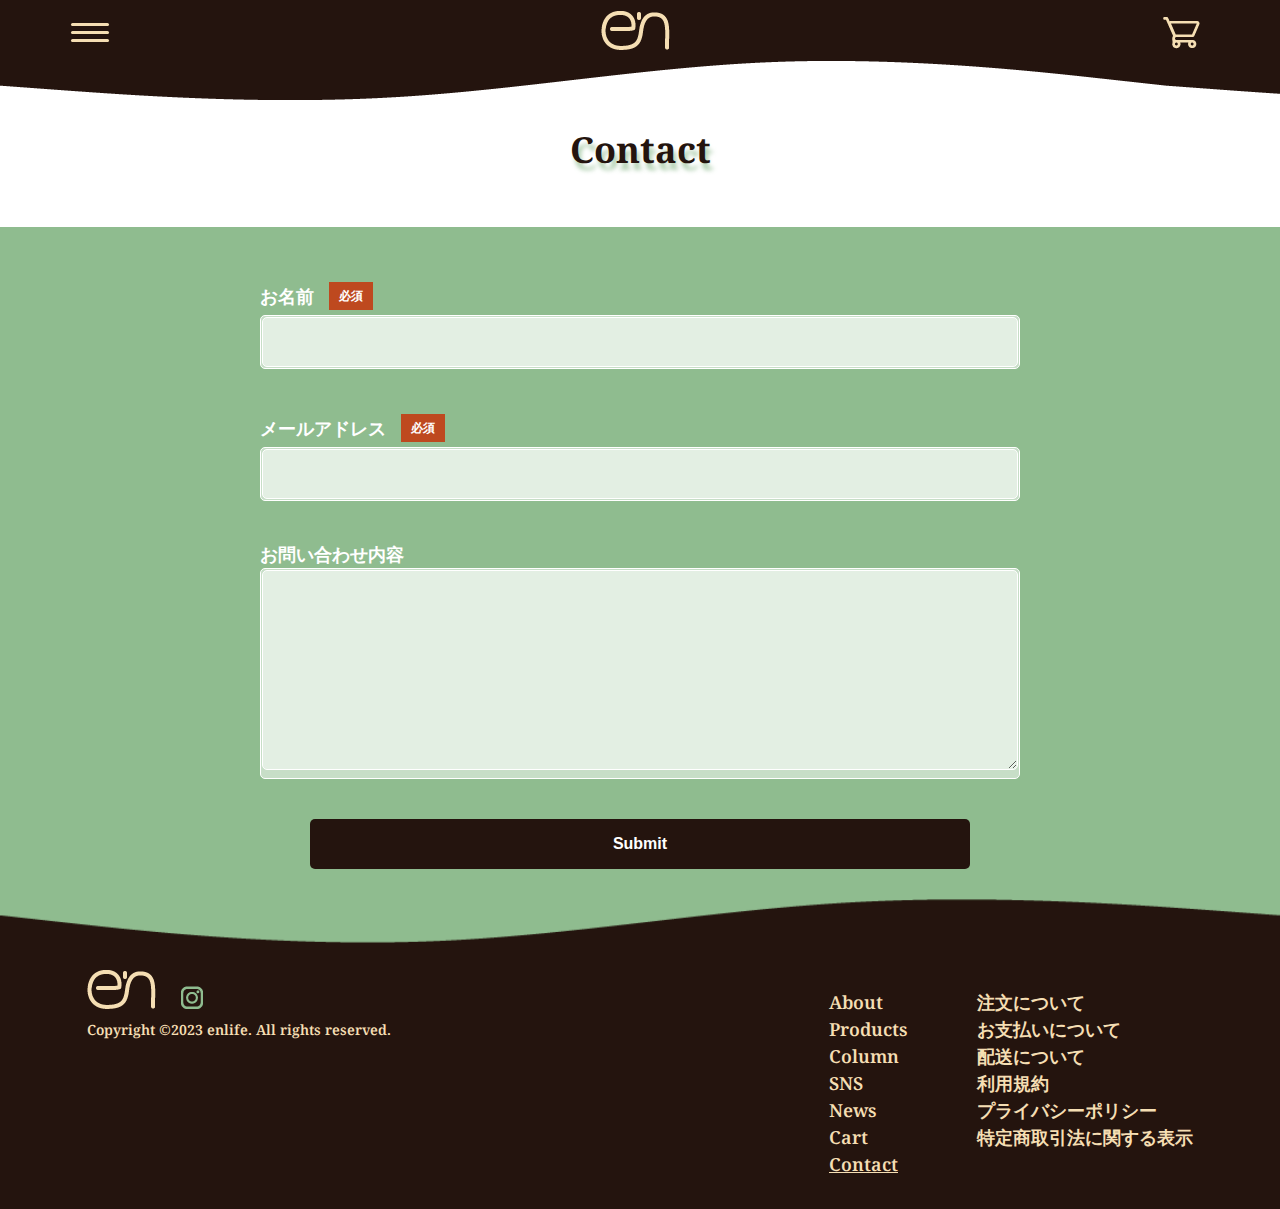
<file: contact/index.html>
<!DOCTYPE html>
<html lang="ja" dir="ltr">
<head>
    <meta charset="utf-8">
    <meta name="viewport" content="width=device-width,initial-scale=1">
    <meta name="description" content="サステナブルなブランドを通して、人々の自然に寄り添うヘルシーなくらしを支える存在となるための雑貨や洗剤などセレクトするショップ en（エン）公式サイトです">
    <title>en（エン）公式サイト - お問い合わせ</title>

    <link rel="icon" href="../assets/img/favicon.ico"> <!-- ファビコン -->
    <link rel="stylesheet" href="../assets/css/reset.css"> <!-- リセット -->
    <link rel="stylesheet" href="../assets/css/common.css"> <!-- 全ページ共通css -->
    <link rel="stylesheet" href="../assets/css/contact.css"> <!-- 専用css -->
    <link rel="stylesheet" href="../assets/js/slick/slick-theme.css"> <!-- slick -->
    <link rel="stylesheet" href="../assets/js/slick/slick.css"> <!-- slick -->


    <link rel="preconnect" href="https://fonts.googleapis.com">
    <link rel="preconnect" href="https://fonts.gstatic.com" crossorigin>
    <link href="https://fonts.googleapis.com/css2?family=Noto+Serif&display=swap" rel="stylesheet">


    <script src="../assets/js/jquery-3.6.4.min.js"></script> <!-- JQuery本体 -->
    <script src="../assets/js/script.js"></script> <!-- 自作JQuery -->
    <script src="../assets/js/contact.js"></script> <!-- 専用JQuery -->
    <script src="../assets/js/slick/slick.min.js"></script> <!-- slick -->

</head>

<body id="contact">

    <!-- ここからcommon.css -->

    <header class="header">
        <div class="header_container ">
            <div>
                <div class="openbtn"><span></span><span></span><span></span></div>
                <nav id="g-nav">
                <ul class="headerNav">
                <li class="menu1"><a href="../about/index.html">About</a></li>
                <li class="menu2"><a href="../products/index.html">Products</a></li>
                <li class="menu3"><a href="../column/index.html">Column</a></li>
                <li class="menu4"><a href="https://www.instagram.com/" target="_blank">SNS</a></li>
                <li class="menu5"><a href="../news/index.html">News</a></li>
                <li class="menu6"><a href="../cart/index.html">Cart</a></li>
                <li class="menu7"><a href="../contact/index.html">Contact</a></li>
            </ul>
        </nav>
    </div>
    
    <h1><a href="../index.html"><img src="../assets/img/header_logo.png" alt="en（エン）公式サイト - トップ"></a></h1>

    <p><a href="../cart/index.html"><img src="../assets/img/header_cart.png" alt="en（エン）公式サイト -カート"></a></p>
</div><!-- class="header_container" -->
</header>

    <!-- ここまでcommon.css -->

<main>
    <div class="about_container">
        <h2 class="btntextchange"><span>Contact</span><span>お問い合わせ</span></h2>
    </div>
    
        <form action="" class="main_container">
            <div class="contact-form">
                <dl>
                    <dt>お名前<span>必須</span></dt>
                    <dd><input class="required" type="text"></dd>
                </dl>
                <dl>
                    <dt>メールアドレス<span>必須</span></dt>
                    <dd><input class="required" type="email"></dd>
                </dl>
                <dl>
                    <dt>お問い合わせ内容</dt>
                    <dd><textarea></textarea></dd>
                </dl>
            </div>
            <div class="contact-submit main_container">
                <input type="submit">
            </div>
        </form>

    </div><!-- class="main-container" -->
</main>

<footer class="footer">
    <div class="footer_container">
        <div>
            <a href="../index.html"><img src="../assets/img/footer_logo.png" alt="en（エン）公式サイト - トップ"></a>

            <span><a href="https://www.instagram.com/" target="_blank"><img src="../assets/img/footer_instagram.png" alt="Instagram"></a></span>

            <p><small>Copyright &copy;2023 enlife. All rights reserved.</small></p>
        </div>
        <div class="flex_between_nowrap footer_nav">
            <ul>
                <li class="menu1"><a href="../about/index.html">About</a></li>
                <li class="menu2"><a href="../products/index.html">Products</a></li>
                <li class="menu3"><a href="../column/index.html">Column</a></li>
                <li class="menu4"><a href="https://www.instagram.com/" target="_blank">SNS</a></li>
                <li class="menu5"><a href="../news/index.html">News</a></li>
                <li class="menu6"><a href="../cart/index.html">Cart</a></li>
                <li class="menu7"><a href="../contact/index.html">Contact</a></li>
            </ul>

            <ul class="footer_nav2">
                <li><a href="#">注文について</a></li>
                <li><a href="#"></a></li>
                <li><a href="#">お支払いについて</a></li>
                <li><a href="#">配送について</a></li>
                <li><a href="#">利用規約</a></li>
                <li><a href="#">プライバシーポリシー</a></li>
                <li><a href="#">特定商取引法に関する表示</a></li>
            </ul>
        </div>
    </div><!-- class="footer_container" -->
</footer>

</body>
</html>
</file>
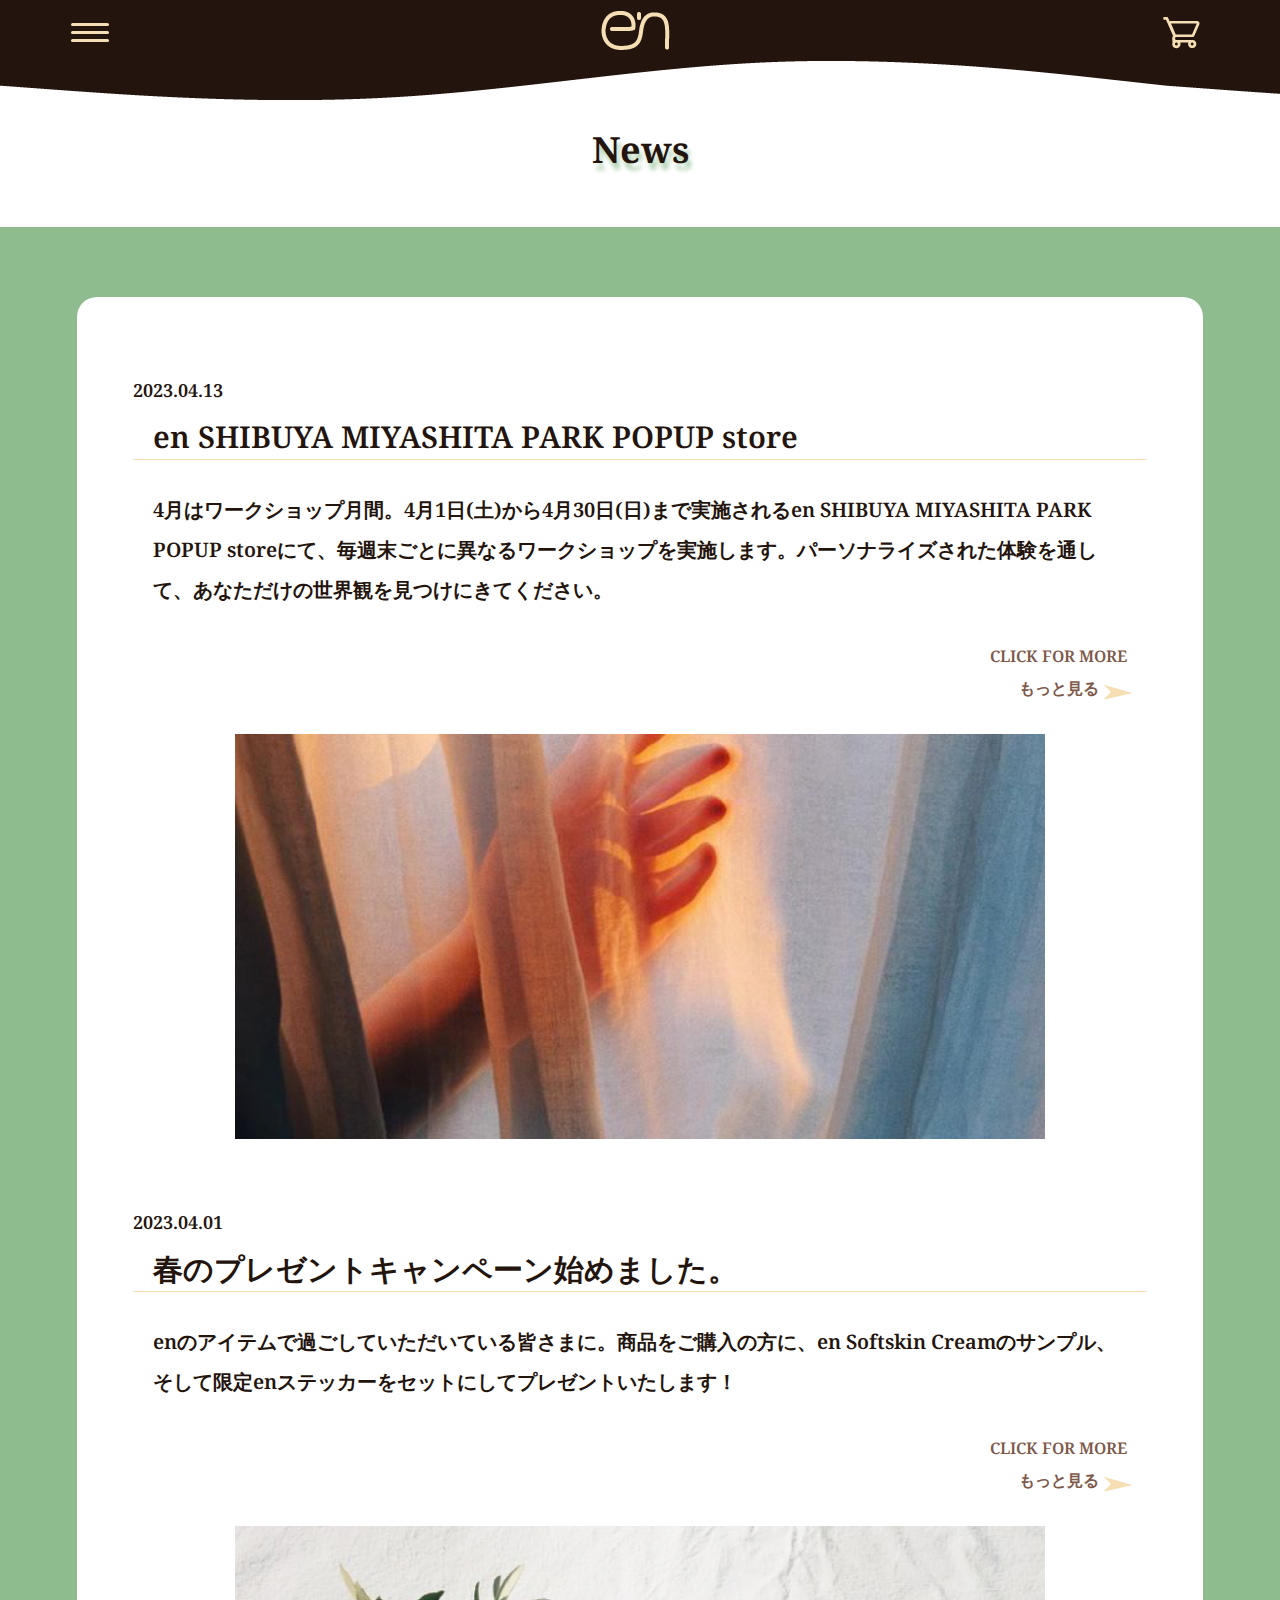
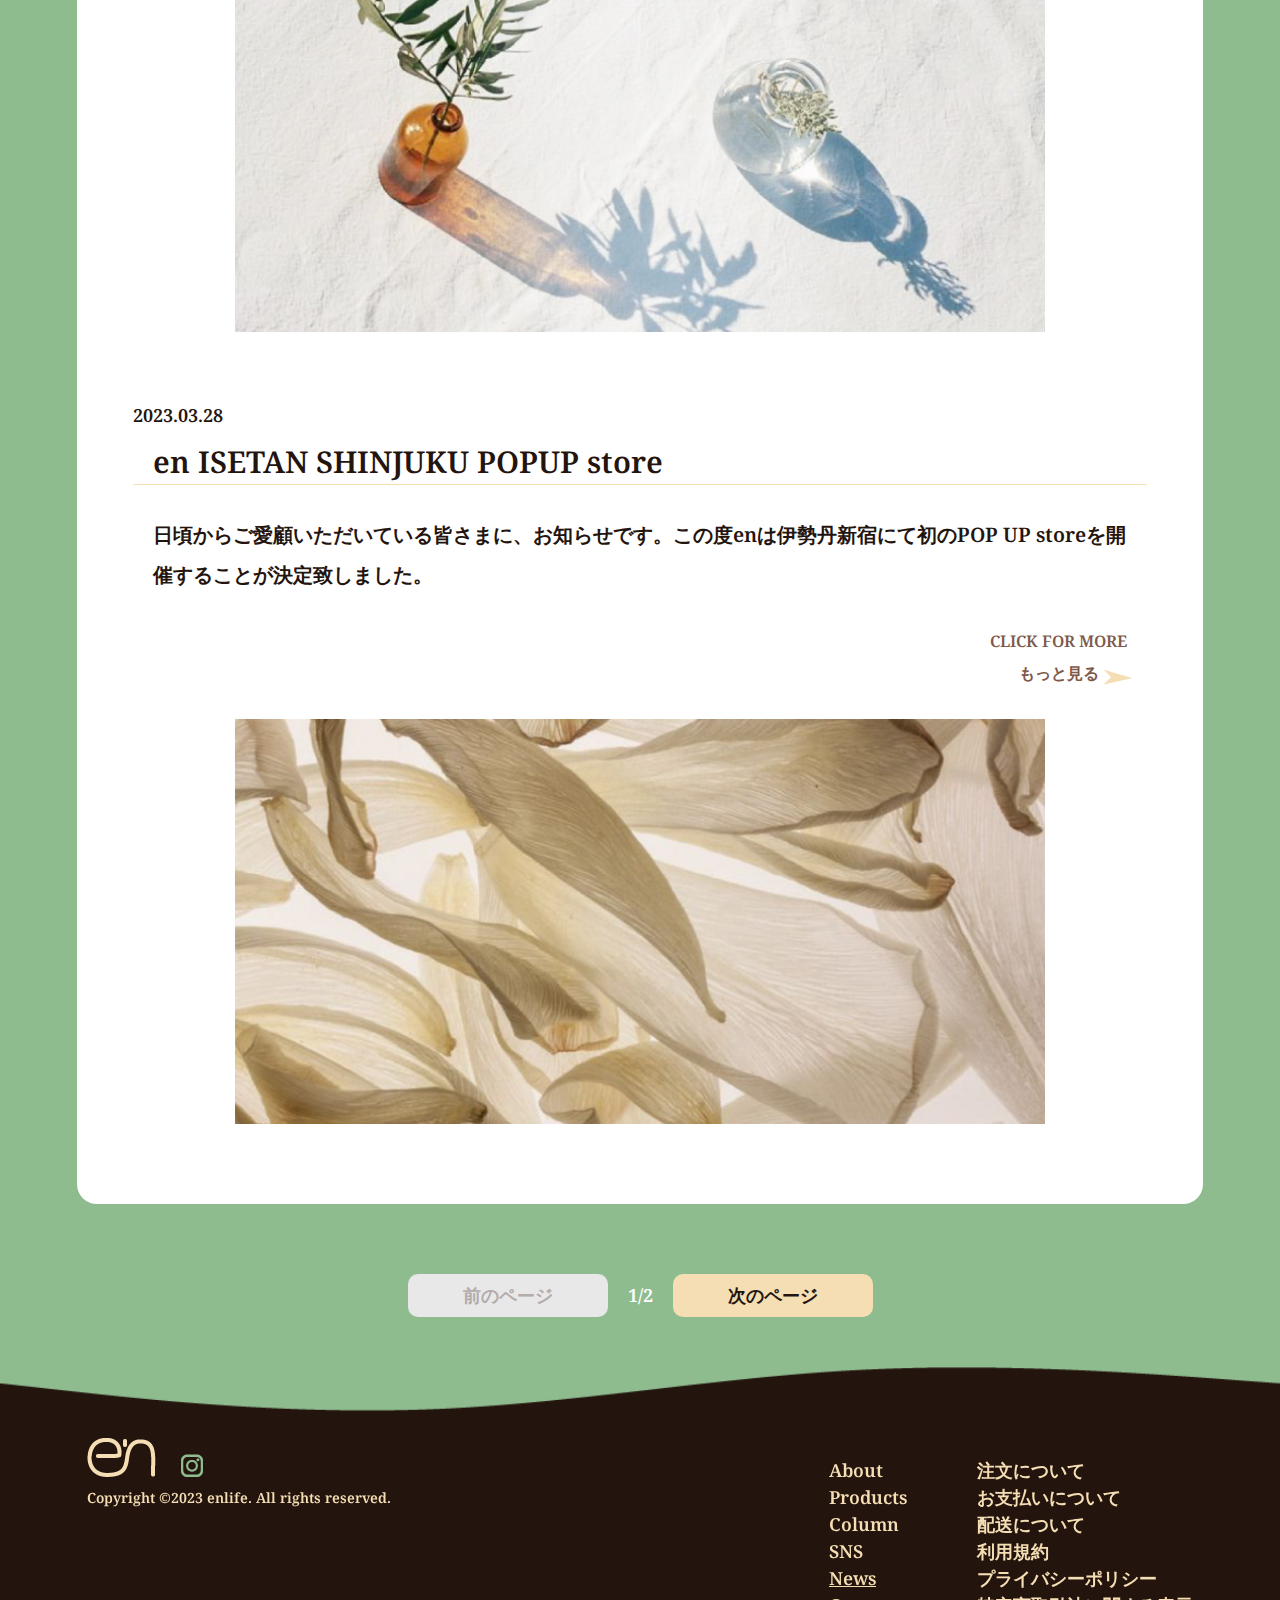
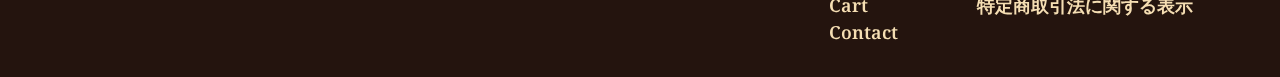
<file: news/index.html>
<!DOCTYPE html>
<html lang="ja" dir="ltr">
<head>
    <meta charset="utf-8">
    <meta name="viewport" content="width=device-width,initial-scale=1">
    <meta name="description" content="サステナブルなブランドを通して、人々の自然に寄り添うヘルシーなくらしを支える存在となるための雑貨や洗剤などセレクトするショップ en（エン）公式サイトです">
    <title>en（エン）公式サイト -最新トピックス</title>

    <link rel="icon" href="../assets/img/favicon.ico"> <!-- ファビコン -->
    <link rel="stylesheet" href="../assets/css/reset.css"> <!-- リセット -->
    <link rel="stylesheet" href="../assets/css/common.css"> <!-- 全ページ共通css -->
    <link rel="stylesheet" href="../assets/css/news.css"> <!-- top専用css -->
    <link rel="stylesheet" href="../assets/js/slick/slick-theme.css"> <!-- slick -->
    <link rel="stylesheet" href="../assets/js/slick/slick.css"> <!-- slick -->


    <link rel="preconnect" href="https://fonts.googleapis.com">
    <link rel="preconnect" href="https://fonts.gstatic.com" crossorigin>
    <link href="https://fonts.googleapis.com/css2?family=Noto+Serif&display=swap" rel="stylesheet">


    <script src="../assets/js/jquery-3.6.4.min.js"></script> <!-- JQuery本体 -->
    <script src="../assets/js/script.js"></script> <!-- 自作JQuery -->
    <script src="../assets/js/top.js"></script> <!-- top専用JQuery -->
    <script src="../assets/js/slick/slick.min.js"></script> <!-- slick -->

</head>

<body id="news">

    <!-- ここからcommon.css -->

    <header class="header">
        <div class="header_container ">
            <div>
                <div class="openbtn"><span></span><span></span><span></span></div>
                <nav id="g-nav">
                <ul class="headerNav">
                <li class="menu1"><a href="../about/index.html">About</a></li>
                <li class="menu2"><a href="../products/index.html">Products</a></li>
                <li class="menu3"><a href="../column/index.html">Column</a></li>
                <li class="menu4"><a href="https://www.instagram.com/" target="_blank">SNS</a></li>
                <li class="menu5"><a href="../news/index.html">News</a></li>
                <li class="menu6"><a href="../cart/index.html">Cart</a></li>
                <li class="menu7"><a href="../contact/index.html">Contact</a></li>
            </ul>
        </nav>
    </div>
    
    <h1><a href="../index.html"><img src="../assets/img/header_logo.png" alt="en（エン）公式サイト - トップ"></a></h1>

    <p><a href="../cart/index.html"><img src="../assets/img/header_cart.png" alt="en（エン）公式サイト -カート"></a></p>
</div><!-- class="header_container" -->
</header>

    <!-- ここまでcommon.css -->

<main>
        <div class="about_container">
            <h2 class="btntextchange"><span>News</span><span>最新ニュース</span></h2>
        </div>

        <div class="main_container"><!-- 幅合わせ -->
            <ul class="white_container">
                <li>   
                <div class="news">
                    <a href="../news/index.html">2023.04.13
                    <span>en SHIBUYA MIYASHITA PARK POPUP store</span>
                    </a>
                    <p>4月はワークショップ月間。4月1日(土)から4月30日(日)まで実施されるen SHIBUYA MIYASHITA PARK POPUP storeにて、毎週末ごとに異なるワークショップを実施します。パーソナライズされた体験を通して、あなただけの世界観を見つけにきてください。</p>
                    <p class="btn_more_2"><a href="../news/index.html">CLICK FOR MORE<br>
                        もっと見る<img src="../assets/img/read_more.png"></a></p>
                        <div class="visual"><img src="../assets/img/news_visual_01.jpg" alt="ワークショップ"></div>
                        
                </div>
                
                </li>
                <li>
                <div class="news">

                    <a href="../news/index.html">2023.04.01
                        <span>春のプレゼントキャンペーン始めました。</span>
                        </a>
                        <p>enのアイテムで過ごしていただいている皆さまに。商品をご購入の方に、en Softskin Creamのサンプル、そして限定enステッカーをセットにしてプレゼントいたします！</p>
                        <p class="btn_more_2"><a href="../news/index.html">CLICK FOR MORE<br>
                            もっと見る<img src="../assets/img/read_more.png"></a></p>
                        <div class="visual"><img src="../assets/img/news_visual_02.jpg" alt="プレゼントキャンペーン"></div>

                    </div>

                </li>
                <li>
                <div class="news">
                    <a href="../news/index.html">2023.03.28
                        <span>en ISETAN SHINJUKU POPUP store</span>
                        </a>
                        <p>日頃からご愛顧いただいている皆さまに、お知らせです。この度enは伊勢丹新宿にて初のPOP UP storeを開催することが決定致しました。</p>
                        <p class="btn_more_2"><a href="../news/index.html">CLICK FOR MORE<br>
                            もっと見る<img src="../assets/img/read_more.png"></a></p>
                            <div class="visual"><img src="../assets/img/news_visual_03.jpg" alt="ワークショップ"></div>
                </div>
                </li>
            </ul>

            <div class="flex_center">
                <p class="btn_before"><a href="../news/index.html">前のページ</a></p>
                <p>1/2</p>
                <p class="btn_next"><a href="../news/index.html">次のページ</a></p>
        
        </div>


</div><!-- class="main-container" -->
</main>

<footer class="footer">
    <div class="footer_container">
        <div>
            <a href="../index.html"><img src="../assets/img/footer_logo.png" alt="en（エン）公式サイト - トップ"></a>

            <span><a href="https://www.instagram.com/" target="_blank"><img src="../assets/img/footer_instagram.png" alt="Instagram"></a></span>

            <p><small>Copyright &copy;2023 enlife. All rights reserved.</small></p>
        </div>
        <div class="flex_between_nowrap footer_nav">
            <ul>
                <li class="menu1"><a href="../about/index.html">About</a></li>
                <li class="menu2"><a href="../products/index.html">Products</a></li>
                <li class="menu3"><a href="../column/index.html">Column</a></li>
                <li class="menu4"><a href="https://www.instagram.com/" target="_blank">SNS</a></li>
                <li class="menu5"><a href="../news/index.html">News</a></li>
                <li class="menu6"><a href="../cart/index.html">Cart</a></li>
                <li class="menu7"><a href="../contact/index.html">Contact</a></li>
            </ul>

            <ul class="footer_nav2">
                <li><a href="#">注文について</a></li>
                <li><a href="#"></a></li>
                <li><a href="#">お支払いについて</a></li>
                <li><a href="#">配送について</a></li>
                <li><a href="#">利用規約</a></li>
                <li><a href="#">プライバシーポリシー</a></li>
                <li><a href="#">特定商取引法に関する表示</a></li>
            </ul>
        </div>
    </div><!-- class="footer_container" -->
</footer>

</body>
</html>
</file>
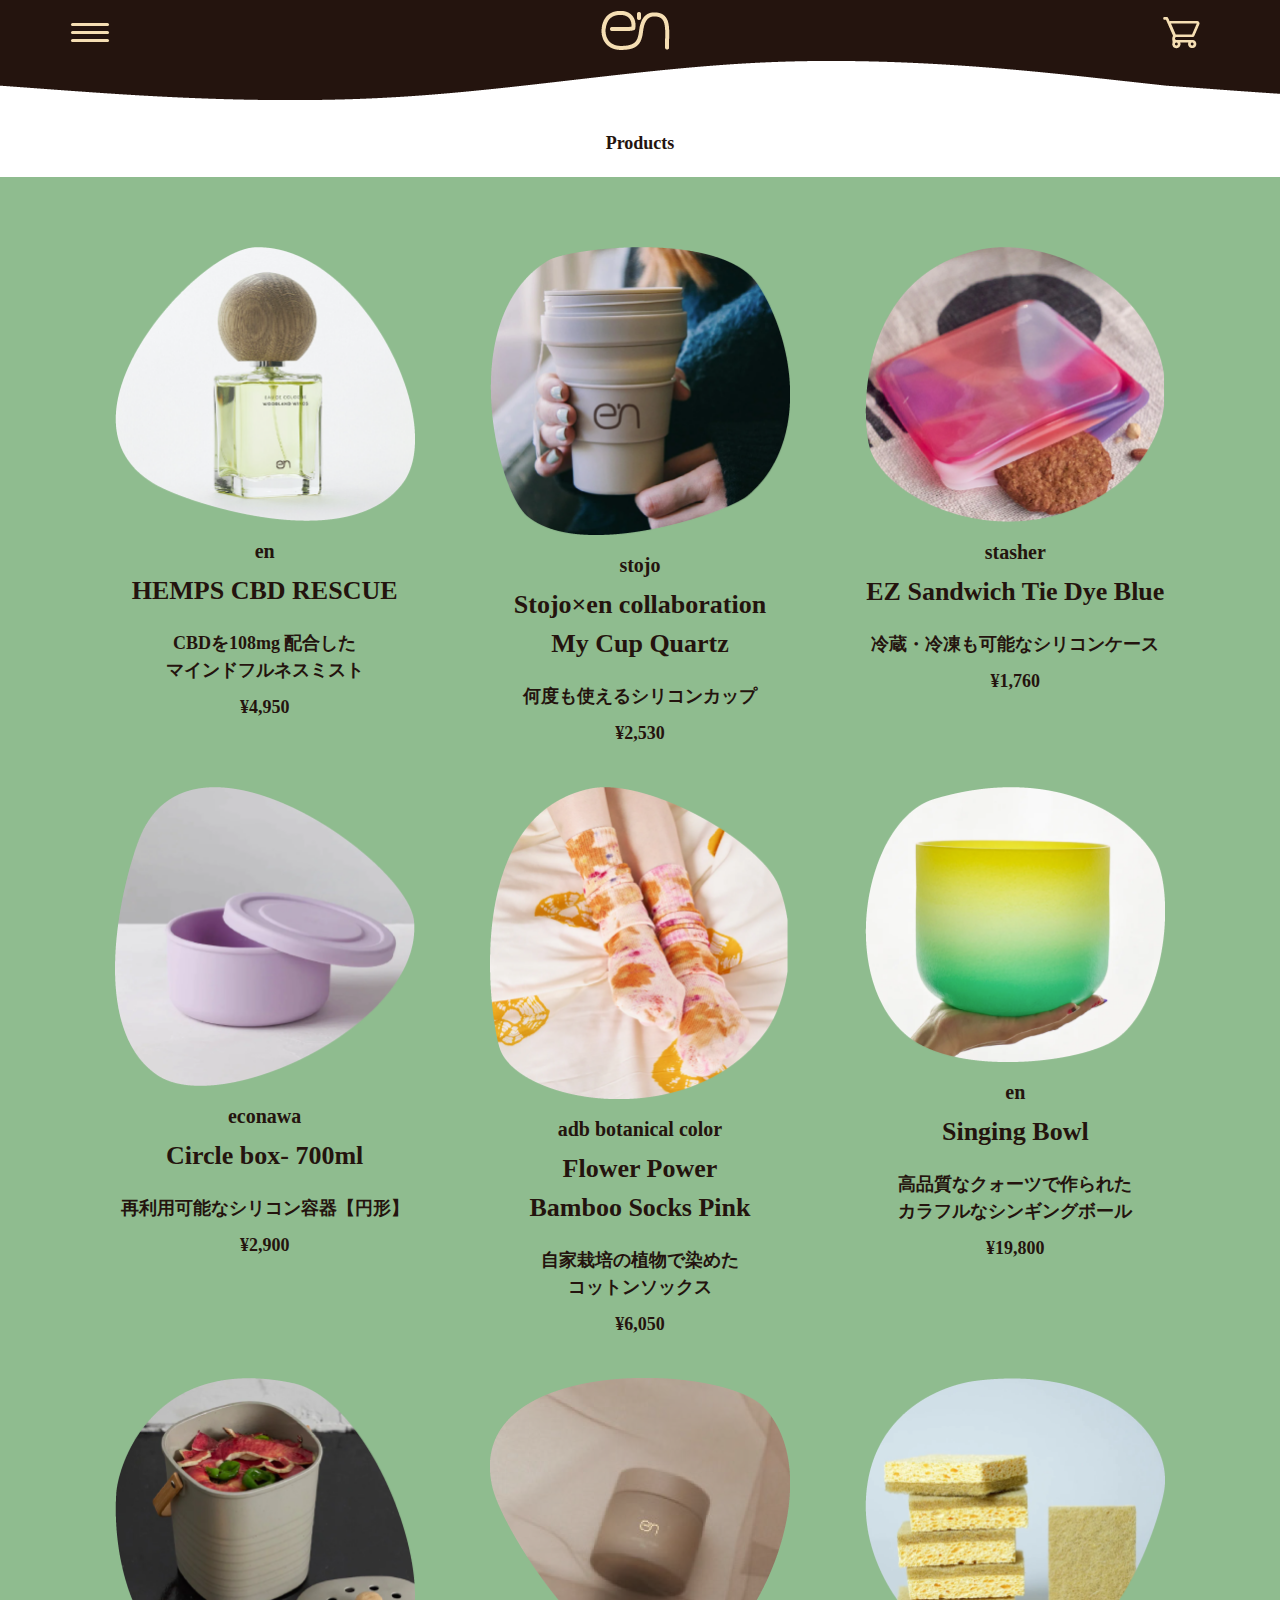
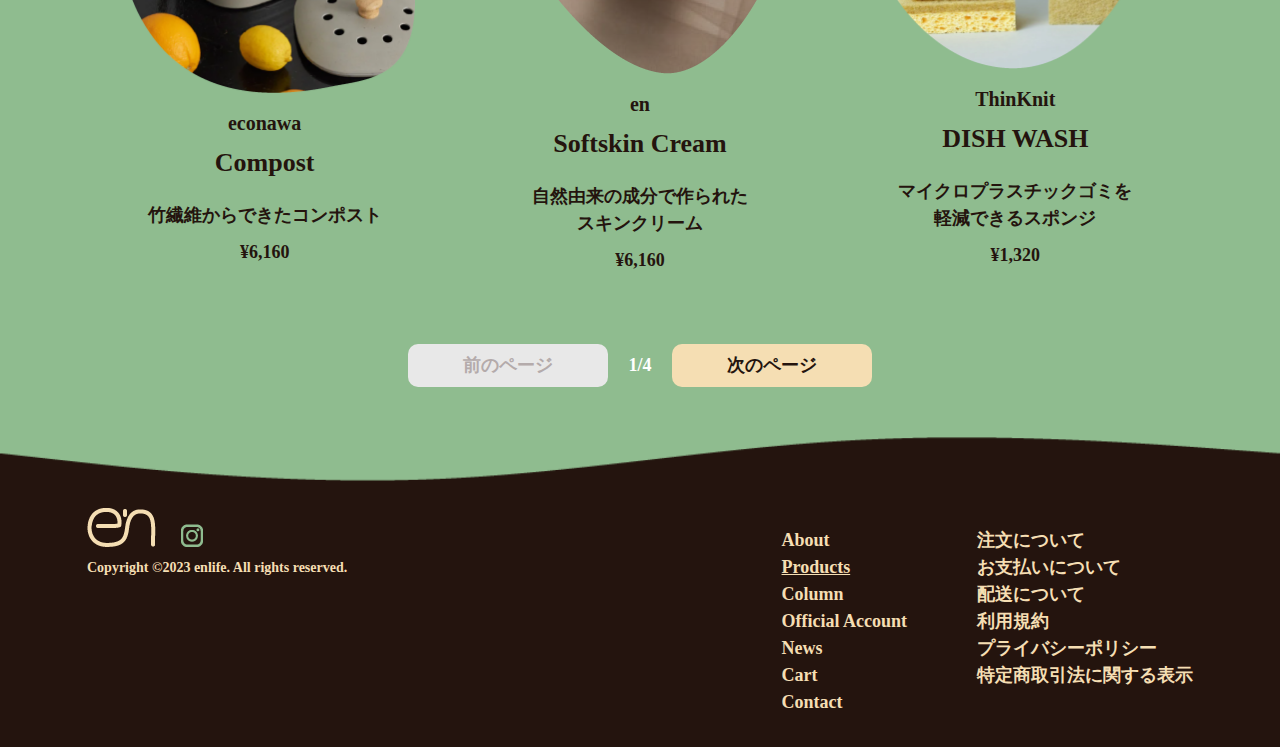
<file: products/index copy.html>
<!DOCTYPE html>
<html lang="ja" dir="ltr">
<head>
    <meta charset="utf-8">
    <meta name="viewport" content="width=device-width,initial-scale=1">
    <meta name="description" content="サステナブルなブランドを通して、人々の自然に寄り添うヘルシーなくらしを支える存在となるための雑貨や洗剤などセレクトするショップ en（エン）公式サイトです">
    <title>en（エン）公式サイト - 商品一覧</title>

    <link rel="icon" href="../assets/img/favicon.ico"> <!-- ファビコン -->
    <link rel="stylesheet" href="../assets/css/reset.css"> <!-- リセット -->
    <link rel="stylesheet" href="../assets/css/common.css"> <!-- 全ページ共通css -->
    <link rel="stylesheet" href="../assets/css/products.css"> <!-- 専用css -->
    <link rel="stylesheet" href="../assets/js/slick/slick-theme.css"> <!-- slick -->
    <link rel="stylesheet" href="../assets/js/slick/slick.css"> <!-- slick -->

    <script src="../assets/js/jquery-3.6.4.min.js"></script> <!-- JQuery本体 -->
    <script src="../assets/js/script.js"></script> <!-- 自作JQuery -->
    <script src="../assets/js/top.js"></script> <!-- top専用JQuery -->
    <script src="../assets/js/slick/slick.min.js"></script> <!-- slick -->

</head>

<body id="products">

    <!-- ここからcommon.css -->

    <header class="header">
        <div class="header_container ">
            <div>
                <div class="openbtn"><span></span><span></span><span></span></div>
                <nav id="g-nav">
                <ul class="headerNav">
                <li class="menu1"><a href="../about/index.html">About</a></li>
                <li class="menu2"><a href="../products/index.html">Products</a></li>
                <li class="menu3"><a href="../column/index.html">Column</a></li>
                <li class="menu4"><a href="https://www.instagram.com/" target="_blank">Official Account</a></li>
                <li class="menu5"><a href="../news/index.html">News</a></li>
                <li class="menu6"><a href="../cart/index.html">Cart</a></li>
                <li class="menu7"><a href="../contact/index.html">Contact</a></li>
            </ul>
        </nav>
    </div>
    
    <h1><a href="../index.html"><img src="../assets/img/header_logo.png" alt="en（エン）公式サイト - トップ"></a></h1>

    <p><a href="../cart/index.html"><img src="../assets/img/header_cart.png" alt="en（エン）公式サイト -カート"></a></p>
</div><!-- class="header_container" -->
</header>

    <!-- ここまでcommon.css -->

<main>
    <div class="about_container">
        <h2>
            Products
        </h2>
    </div>
    <div class="main_container"><!-- 幅合わせ -->
    <div class="flex_around">
        <!-- 商品番号_1 -->
        <div class="products_box">
            <a href="#"><img src="../assets/img/products_aroma.png" alt="マインドフルネスミスト" width="300">
                <h3>en</h3>
                <h4>HEMPS CBD RESCUE<br>
                    <span>CBDを108mg 配合した<br>マインドフルネスミスト</span></h4>
                <p>&yen;4,950</p></a>
        </div>
        <!-- 商品番号_2 -->
        <div class="products_box">
            <a href="stojo.html"><img src="../assets/img/products_stojo.png" alt="Stojo&times;en  collaboration My Cup Quartz" width="300">
                <h3>stojo</h3>
                <h4>Stojo&times;en  collaboration<br>My Cup Quartz<br><span>何度も使えるシリコンカップ</span></h4>
                <p>&yen;2,530</p></a>
        </div>
        <!-- 商品番号_3 -->
        <div class="products_box">
            <a href="#"><img src="../assets/img/products_stasher.png" alt="EZ Sandwich Tie Dye Blue" width="300">
                <h3>stasher</h3>
                <h4>EZ Sandwich Tie Dye Blue<br><span>冷蔵・冷凍も可能なシリコンケース</span></h4>
                <p>&yen;1,760</p></a>
        </div>
        <!-- 商品番号_4 -->
        <div class="products_box">
            <a href="#"><img src="../assets/img/products_ecobox.png" alt="シリコン容器円形" width="300">
                <h3>econawa</h3>
                <h4>Circle box- 700ml<br><span>再利用可能なシリコン容器【円形】</span></h4>
                <p>&yen;2,900</p></a>
        </div>
        <!-- 商品番号_5 -->
        <div class="products_box">
            <a href="#"><img src="../assets/img/products_sox.png" alt="Flower Power Bamboo Socks Pink" width="300">
                <h3>adb botanical color</h3>
                <h4>Flower Power<br>Bamboo Socks Pink<br><span>自家栽培の植物で染めた<br>コットンソックス</span></h4>
                <p>&yen;6,050</p></a>
        </div>
        <!-- 商品番号_6 -->
        <div class="products_box">
            <a href="#"><img src="../assets/img/products_bowl.png" alt="Singing Bowl シンギングボウル" width="300">
                <h3>en</h3>
                <h4>Singing Bowl<br><span>高品質なクォーツで作られた<br>カラフルなシンギングボール</span></h4>
                <p>&yen;19,800</p></a>
        </div>
        <!-- 商品番号_7 -->
        <div class="products_box">
            <a href="#"><img src="../assets/img/products_compost.png" alt="竹繊維からできた
                コンポスト" width="300">
                <h3>econawa</h3>
                <h4>Compost<br><span>竹繊維からできたコンポスト</span></h4>
                <p>&yen;6,160</p></a>
        </div>
        <!-- 商品番号_8 -->
        <div class="products_box">
            <a href="#"><img src="../assets/img/products_cream.png" alt="Softskin Cream" width="300">
                <h3>en</h3>
                <h4>Softskin Cream<br><span>自然由来の成分で作られた<br>スキンクリーム</span></h4>
                <p>&yen;6,160</p></a>
        </div>
        <!-- 商品番号_9 -->
        <div class="products_box">
            <a href="#"><img src="../assets/img/products_sponge.png" alt="DISH WASH" width="300">
                <h3>ThinKnit</h3>
                <h4>DISH WASH<br><span>マイクロプラスチックゴミを<br>軽減できるスポンジ</span></h4>
                <p>&yen;1,320</p></a>
        </div>
    </div>
    <div class="flex_center">
        <p class="btn_before"><a href="#">前のページ</a></p>
        <p>1/4</p>
        <p class="btn_next"><a href="#">次のページ</a></p>

    </div>

</div><!-- class="main-container" -->
</main>

<footer class="footer">
    <div class="footer_container">
        <div>
            <a href="../index.html"><img src="../assets/img/footer_logo.png" alt="en（エン）公式サイト - トップ"></a>

            <span><a href="https://www.instagram.com/" target="_blank"><img src="../assets/img/footer_instagram.png" alt="Instagram"></a></span>

            <p><small>Copyright &copy;2023 enlife. All rights reserved.</small></p>
        </div>
        <div class="flex_between_nowrap footer_nav">
            <ul>
                <li class="menu1"><a href="../about/index.html">About</a></li>
                <li class="menu2"><a href="../products/index.html">Products</a></li>
                <li class="menu3"><a href="../column/index.html">Column</a></li>
                <li class="menu4"><a href="https://www.instagram.com/" target="_blank">Official Account</a></li>
                <li class="menu5"><a href="../news/index.html">News</a></li>
                <li class="menu6"><a href="../cart/index.html">Cart</a></li>
                <li class="menu7"><a href="../contact/index.html">Contact</a></li>
            </ul>

            <ul class="footer_nav2">
                <li><a href="#">注文について</a></li>
                <li><a href="#"></a></li>
                <li><a href="#">お支払いについて</a></li>
                <li><a href="#">配送について</a></li>
                <li><a href="#">利用規約</a></li>
                <li><a href="#">プライバシーポリシー</a></li>
                <li><a href="#">特定商取引法に関する表示</a></li>
            </ul>
        </div>
    </div><!-- class="footer_container" -->
</footer>

</body>
</html>
</file>
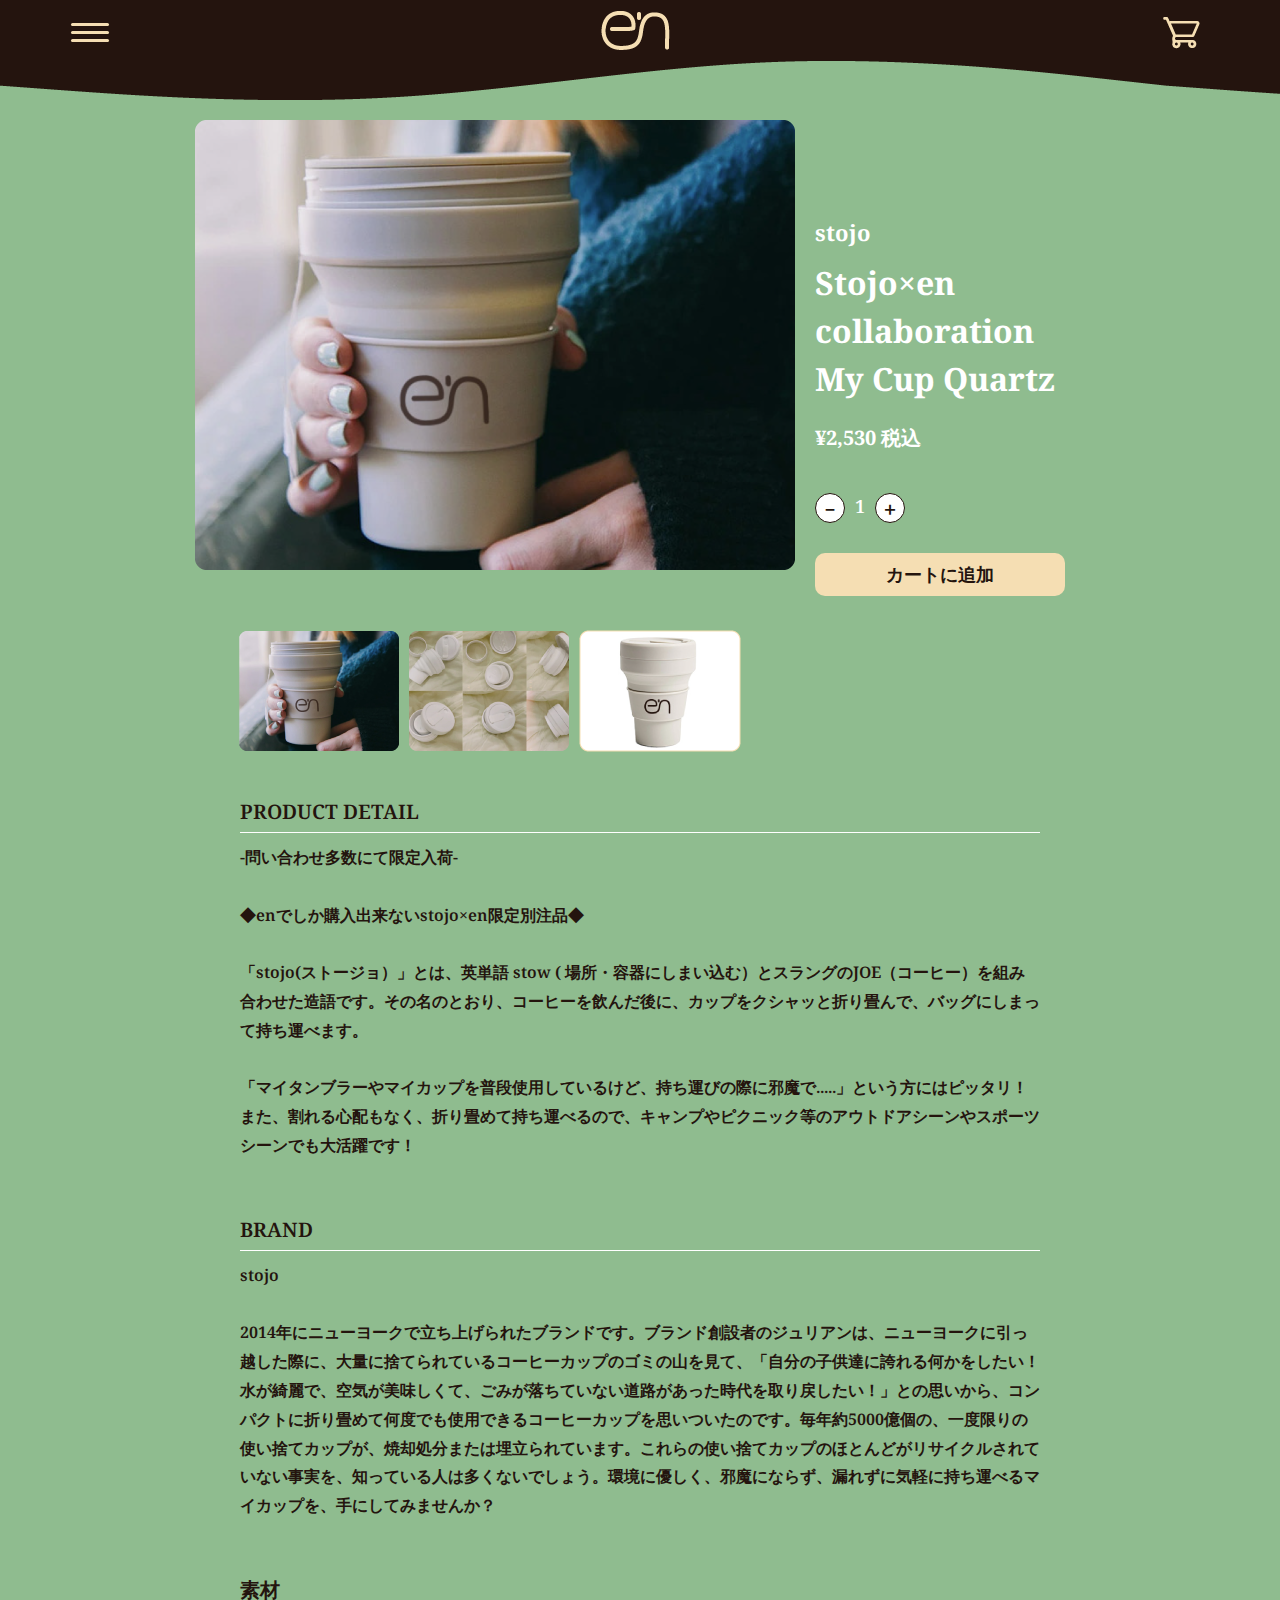
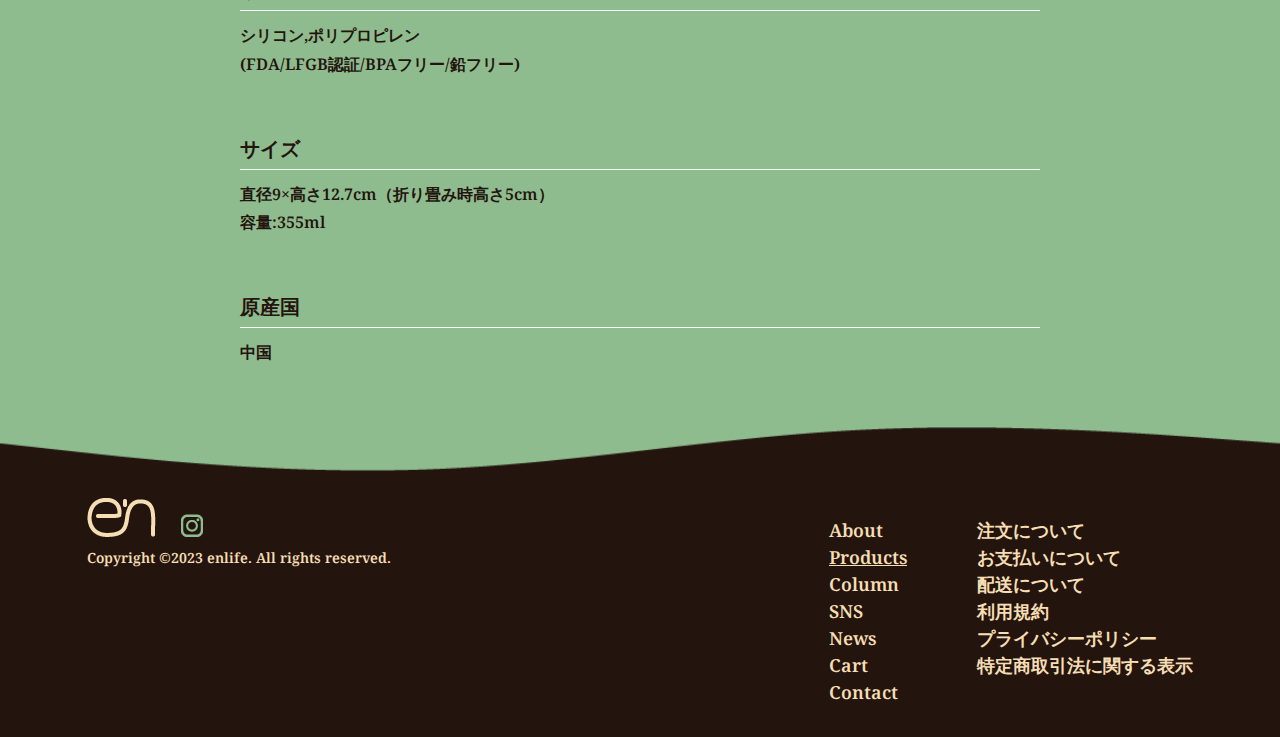
<file: products/stojo.html>
<!DOCTYPE html>
<html lang="ja" dir="ltr">
<head>
    <meta charset="utf-8">
    <meta name="viewport" content="width=device-width,initial-scale=1">
    <meta name="description" content="サステナブルなブランドを通して、人々の自然に寄り添うヘルシーなくらしを支える存在となるための雑貨や洗剤などセレクトするショップ en（エン）公式サイトです">
    <title>en（エン）公式サイト - stojo</title>

    <link rel="icon" href="../assets/img/favicon.ico"> <!-- ファビコン -->
    <link rel="stylesheet" href="../assets/css/reset.css"> <!-- リセット -->
    <link rel="stylesheet" href="../assets/css/common.css"> <!-- 全ページ共通css -->
    <link rel="stylesheet" href="../assets/css/products_more.css"> <!-- 専用css -->
    <link rel="stylesheet" href="../assets/js/slick/slick-theme.css"> <!-- slick -->
    <link rel="stylesheet" href="../assets/js/slick/slick.css"> <!-- slick -->


    <link rel="preconnect" href="https://fonts.googleapis.com">
    <link rel="preconnect" href="https://fonts.gstatic.com" crossorigin>
    <link href="https://fonts.googleapis.com/css2?family=Noto+Serif&display=swap" rel="stylesheet">


    <script src="../assets/js/jquery-3.6.4.min.js"></script> <!-- JQuery本体 -->
    <script src="../assets/js/script.js"></script> <!-- 自作JQuery -->
    <script src="../assets/js/products_more.js"></script> <!-- 専用JQuery -->
    <script src="../assets/js/slick/slick.min.js"></script> <!-- slick -->

</head>

<body id="products">

    <!-- ここからcommon.css -->

    <header class="header">
        <div class="header_container">
            <div>
                <div class="openbtn"><span></span><span></span><span></span></div>
                <nav id="g-nav">
                <ul class="headerNav">
                <li class="menu1"><a href="../about/index.html">About</a></li>
                <li class="menu2"><a href="index.html">Products</a></li>
                <li class="menu3"><a href="../column/index.html">Column</a></li>
                <li class="menu4"><a href="https://www.instagram.com/" target="_blank">SNS</a></li>
                <li class="menu5"><a href="../news/index.html">News</a></li>
                <li class="menu6"><a href="../cart/index.html">Cart</a></li>
                <li class="menu7"><a href="../contact/index.html">Contact</a></li>
            </ul>
        </nav>
    </div>
    
    <h1><a href="../index.html"><img src="../assets/img/header_logo.png" alt="en（エン）公式サイト - トップ"></a></h1>

    <p><a href="../cart/index.html"><img src="../assets/img/header_cart.png" alt="en（エン）公式サイト -カート"></a></p>
</div><!-- class="header_container" -->
</header>

    <!-- ここまでcommon.css -->

<main>
<div class="main_container"><!-- 幅合わせ -->

    <div class="flex_center">

        <div class="products_img">
            <figure>
                <img src="../assets/img/img1.png" width="600" height="450" alt="Photo">
            </figure>

            <ul class="flex_center">
                <li><a href="../assets/img/img1.png"><img src="../assets/img/thumb1.png" width="160" height="120" alt="Photo1"></a></li>
                <li><a href="../assets/img/img2.png"><img src="../assets/img/thumb2.png" width="160" height="120" alt="Photo2"></a></li>
                <li><a href="../assets/img/img3.png"><img src="../assets/img/thumb3.png" width="160" height="120" alt="Photo3"></a></li>
            </ul>
        </div>

    <div class="products_cart">
        <h1>stojo</h1>
        <h2>Stojo&times;en collaboration<br>My Cup Quartz</h2>
        <h3>&yen;2,530 税込</h3>
            
    <div class="buy">
        <p class="btn_buy"><a href="#">－</a></p>
        <p>1</p>
        <p class="btn_buy"><a href="#">＋</a></p>
    </div>
    
    <div class="btn_cart">
        <a href="#">カートに追加</a>
    </div>

    </div>
    <div class="products_comment">
        <dl>
            <dt>PRODUCT DETAIL</dt>

            <dd>‐問い合わせ多数にて限定入荷‐<br>
                <br>
                ◆enでしか購入出来ないstojo×en限定別注品◆<br>
                <br>
                「stojo(ストージョ）」とは、英単語 stow ( 場所・容器にしまい込む）とスラングのJOE（コーヒー）を組み合わせた造語です。その名のとおり、コーヒーを飲んだ後に、カップをクシャッと折り畳んで、バッグにしまって持ち運べます。<br>
                <br>
                「マイタンブラーやマイカップを普段使用しているけど、持ち運びの際に邪魔で.....」という方にはピッタリ！また、割れる心配もなく、折り畳めて持ち運べるので、キャンプやピクニック等のアウトドアシーンやスポーツシーンでも大活躍です！</dd>

            <dt>BRAND</dt>

            <dd>stojo<br>
                <br>
                2014年にニューヨークで立ち上げられたブランドです。ブランド創設者のジュリアンは、ニューヨークに引っ越した際に、大量に捨てられているコーヒーカップのゴミの山を見て、「自分の子供達に誇れる何かをしたい！水が綺麗で、空気が美味しくて、ごみが落ちていない道路があった時代を取り戻したい！」との思いから、コンパクトに折り畳めて何度でも使用できるコーヒーカップを思いついたのです。毎年約5000億個の、一度限りの使い捨てカップが、焼却処分または埋立られています。これらの使い捨てカップのほとんどがリサイクルされていない事実を、知っている人は多くないでしょう。環境に優しく、邪魔にならず、漏れずに気軽に持ち運べるマイカップを、手にしてみませんか？</dd>

                <dt>素材</dt>
                <dd>シリコン,ポリプロピレン<br>
                (FDA/LFGB認証/BPAフリー/鉛フリー)</dd>

                <dt>サイズ</dt>
                <dd>直径9×高さ12.7cm（折り畳み時高さ5cm）<br>
                容量:355ml</dd>

                <dt>原産国</dt>
                <dd>中国</dd>
            </dl>
        </div>
    </div>
</div><!-- class="main-container" -->
</main>

<footer class="footer">
    <div class="footer_container">
        <div>
            <a href="../index.html"><img src="../assets/img/footer_logo.png" alt="en（エン）公式サイト - トップ"></a>

            <span><a href="https://www.instagram.com/" target="_blank"><img src="../assets/img/footer_instagram.png" alt="Instagram"></a></span>

            <p><small>Copyright &copy;2023 enlife. All rights reserved.</small></p>
        </div>
        <div class="flex_between_nowrap footer_nav">
            <ul>
                <li class="menu1"><a href="../about/index.html">About</a></li>
                <li class="menu2"><a href="../products/index.html">Products</a></li>
                <li class="menu3"><a href="../column/index.html">Column</a></li>
                <li class="menu4"><a href="https://www.instagram.com/" target="_blank">SNS</a></li>
                <li class="menu5"><a href="../news/index.html">News</a></li>
                <li class="menu6"><a href="../cart/index.html">Cart</a></li>
                <li class="menu7"><a href="../contact/index.html">Contact</a></li>
            </ul>

            <ul class="footer_nav2">
                <li><a href="#">注文について</a></li>
                <li><a href="#"></a></li>
                <li><a href="#">お支払いについて</a></li>
                <li><a href="#">配送について</a></li>
                <li><a href="#">利用規約</a></li>
                <li><a href="#">プライバシーポリシー</a></li>
                <li><a href="#">特定商取引法に関する表示</a></li>
            </ul>
        </div>
    </div><!-- class="footer_container" -->
</footer>

</body>
</html>
</file>
<file: assets/css/common.css>
@charset "UTF-8";

/* ハンバーガーメニューでの
カレント（現在位置）設定
グローバルナビゲーション用 */
#about nav .menu1 a,
#products nav .menu2 a,
#column nav .menu3 a,
#instagram nav .menu4 a,
#news nav .menu5 a,
#cart nav .menu6 a,
#contact nav .menu7 a {
color: #8fbc8f;
}
/* スクロールバーのガタつき防止 */
html{
    overflow-y: scroll;
}
/* 全体の初期設定 */
html, body {
    color: #fff;
    width: 100%;
    backface-visibility: hidden;
    background: #8fbc8f;
    font-size: 18px;
    line-height: 1.5;
    font-weight: 600;
    font-family: 'Noto Serif', serif;
}
/* メインコンテンツの横幅
真ん中寄せ、左右余白 */
.main_container {
    width: min(92%,1166px);
    margin: 0 auto;
    text-align: center;
    padding: 0 20px 0;
}
/* リンクの初期設定 */  
a {
    color: #24140e;
    text-decoration: none;
}    /* left: 10px;
/* リンクhoverで色薄く */
a:hover {
    opacity: 0.7;
    transition:0.5s;
}
/* フレックス設定各種 */
.flex_between {
    display: flex;
    justify-content: space-between;
    flex-wrap: wrap;
}
.flex_between_nowrap {
    display: flex;
    justify-content: space-between;
    flex-wrap: none;
}
.flex_around {
    display: flex;
    justify-content: space-around;
    flex-wrap: wrap;
}
.flex_start {
    display: flex;
    justify-content: flex-start;
    flex-wrap: wrap;
    align-items: center;
}
.flex_center {
    display: flex;
    justify-content: center;
    flex-wrap: wrap;
    align-items: center;
}

/* ぼかしから出現 */
.blur{
	animation-name:blurAnime;
	animation-duration:2s;
	animation-fill-mode:forwards;
}
@keyframes blurAnime{
from {
	filter: blur(10px);
	transform: scale(1.0);
}
to {
	filter: blur(0);
	transform: scale(1);
}
}
/* --------------------- */
/* ----ここからheader---- */

/* header背景固定 */
.header {
    min-height: 100px;
    background: url(../img/common_header.png); 
    position:sticky;
    top:0;
    z-index: 999;
}
/* headerハンバーガー、ロゴ、カート */
.header_container {
    max-width: 1166px;
    margin: 0 auto;
    display: flex;
    justify-content: space-between;
    padding: 0 23px 0 0;
    /*ロゴをセンターに調整 */
    height: 100%;
}
/* headerロゴ、カート位置 */
.header img{
    padding-top: 10px;
}
/* headerカートのみ位置調整 */
.header p img:last-child{
    padding-top: 17px;
}
/* ----ここまでheader---- */
/* --------------------- */


/* -------------------------- */
/* ----ここからハンバーガー---- */
#g-nav{
    /*position:fixed;にし、z-indexの数値を大きくして前面へ*/
    position:fixed;
    z-index: 999;
    /*ナビのスタート位置と形状*/
    top:-120%;
    left:0;
    width:100%;
    height: 70%;/*ナビの高さ*/
    background: rgba(36,20,14,0.65);
    transition: all 0.8s;/*動き*/
}
/*アクティブクラスがついたら位置を0に*/
#g-nav.panelactive{
    top: 0;
}
/*ナビゲーションの縦スクロール*/
#g-nav.panelactive #g-nav-list{
    /*ナビの数が増えた場合縦スクロール*/
    position: fixed;
    z-index: 999; 
    width: 100%;
    height: 100vh;/*表示する高さ*/
    overflow: auto;
    -webkit-overflow-scrolling: touch;
}
/*ナビゲーション*/
#g-nav ul {
    /*ナビゲーション天地中央揃え*/
    position: absolute;
    z-index: 999;
    top:55%;
    left:50%;
    transform: translate(-50%,-50%);
}
/*リストのレイアウト設定*/
#g-nav li{
    list-style: none;
    text-align: center; 
}
#g-nav li a{
    text-decoration: none;
    color: #f5deb3;
    font-size: 24px;
    font-weight: lighter;
    padding:8px;
    display: block;
    text-transform: uppercase;
    letter-spacing: 0.1em;
}
#g-nav li a:hover{
    text-decoration: underline;
    
}
/* ----ハンバーガーボタン---- */
.openbtn{
    position: relative;
    /* left: 10px; */
    z-index: 9999;/*ボタンを最前面に*/
    cursor: pointer;
    width: 50px;
    height:50px;
    margin-top: 8px;
}
/*×に変化*/	
.openbtn span{
    display: inline-block;
    transition: all .4s;
    position: absolute;
    left: 14px;
    height: 3px;
    border-radius: 2px;
    background-color: #f5deb3;
    width: 75%;
}
/* spanで3本の線 */
.openbtn span:nth-of-type(1) {
    top:15px;	
}
.openbtn span:nth-of-type(2) {
    top:23px;
}
.openbtn span:nth-of-type(3) {
    top:31px;
}
/* spanで×の線 */
.openbtn.active span:nth-of-type(1) {
    top: 18px;
    left: 18px;
    transform: translateY(6px) rotate(-45deg);
    width: 60%;
}
.openbtn.active span:nth-of-type(2) {
    opacity: 0;
}
.openbtn.active span:nth-of-type(3){
    top: 30px;
    left: 18px;
    transform: translateY(-6px) rotate(45deg);
    width: 60%;
}

/* ----ここまでnav---- */
/* ------------------ */

/* ここからmain */

/* TOP以外の、各ページ見出し */
/*表示するテキストが切り替わる*/
.btntextchange {
position: relative;
display: inline-block;
margin: 20px 0 50px;
font-size: 2rem;
line-height: 5rem;
color: #24140e;
text-shadow: 3px 7px 4px #8fbc8faf ;
}
.btntextchange:hover{
color:#24140e;
font-size: 2rem;
line-height: 5rem;
}
.btntextchange span{
position: absolute;
left: 50%;
top:50%;
transform:translate(-50%,-50%);
transition: all 0.8s;
display: block;
white-space: nowrap;
}
.btntextchange span:nth-child(2){
opacity:0;/*透過0に*/
}
.btntextchange:hover span:nth-child(1){
opacity:0;/*透過0に*/
}
.btntextchange:hover span:nth-child(2){
opacity:1;/*不透明に*/
}




/* もっと見るボタン */
.btn_more a{
    display: block;
    margin: 50px auto 50px;
    background-color: #f5deb3;
    border-radius: 10px;
    width: 300px;
    padding: 8px 0;
    font-weight: bold;
}
/* もっと見るボタンhoverで色薄く */
.btn_more a:hover {
    opacity: 0.7;
    transition:0.5s;
}

/* ページ移動ボタン */
.btn_next a{
    display: block;
    margin: 50px 20px;
    background-color: #f5deb3;
    border-radius: 10px;
    width: 200px;
    padding: 8px 0;
    font-weight: bold;
}
/* ページ移動ボタンhoverで色薄く */
.btn_next a:hover {
    opacity: 0.7;
    transition:0.5s;
}
.btn_before a {
    display: block;
    margin: 50px 20px;
    background-color: #E8E8E8;
    color: rgb(180, 171, 171);
    border-radius: 10px;
    width: 200px;
    padding: 8px 0;
    font-weight: bold;
}
/* ----ここまでmainのボタン---- */
/* ------------------ */

/* --------------------- */
/* ----ここからfooter---- */

/* footer背景 */
.footer {
    min-height: 310px;
    background: url(../img/common_footer.png) ;
    background-size: cover;
    position: relative;
}
/* footer枠 */
.footer_container {
    max-width: 1166px;
    margin: 0 auto;
    color: #f5deb3;
    padding: 70px 30px 20px ;
    display: flex;
    justify-content: space-between;
    flex-wrap: wrap;
}
/* footerインスタアイコン位置調整 */
footer span {
    margin-top: 10px;
    margin-left:20px;
}
/* リンク色サイズ */
footer ul li a {
    color: #f5deb3;
    font-size: 18px;
}
/* ナビゲーション全体枠 */
.footer_nav {
    margin-left: 30px;
    margin-top: 20px;
}
/* ナビゲーションサブ枠 */
.footer_nav2 {
    margin-left: 70px;
}
/* 社名 */
small {
    font-size: 14px;
    line-height: 3;
}
/* カレント（現在位置）設定
footer内ナビゲーション用 */
#about footer .menu1 a,
#products footer .menu2 a,
#column footer .menu3 a,
#instagram footer .menu4 a,
#news footer .menu5 a,
#cart footer .menu6 a,
#contact footer .menu7 a,
footer ul li a:hover {
    text-decoration: underline;
}
/* ----ここまでfooter---- */
/* ------------------ */


@media screen and (max-width:800px) {
    .footer_container {
        padding: 90px 30px 20px ;
    }
}
@media screen and (max-width:500px) {
/* ページ移動ボタン */
.btn_next a{
    display: block;
    margin: 50px 20px;
    background-color: #f5deb3;
    border-radius: 10px;
    width: 90px;
    padding: 8px 0;
    font-weight: bold;
    font-size: 14px;
    }
    /* ページ移動ボタンhoverで色薄く */
    .btn_next a:hover {
    opacity: 0.7;
    transition:0.5s;
    }
    .btn_before a {
    display: block;
    margin: 50px 20px;
    background-color: #E8E8E8;
    color: rgb(180, 171, 171);
    border-radius: 10px;
    width: 90px;
    padding: 8px 0;
    font-weight: bold;
    font-size: 14px;
    }

    /* サブナビサイズ */
footer ul li a {
    font-size: 13px;
}
/* ナビゲーションサブ枠 */
.footer_nav2 {
    margin-left: 50px;
}
/* 社名 */
small {
    font-size: 12px;
    line-height: 3;
}
}
</file>
<file: assets/css/top.css>
@charset "UTF-8";

/* メインビジュアル */
.slider{
    max-width: 1266px;
    margin: 20px auto;
}
.slider img{
    width: 100%;
    padding:10px;
}
/* ぐるぐる */
.inner {
    padding-left: 40px; 
    padding-right: 40px;
    position: relative;
}
.inner .msg {
    position: absolute;
    bottom: -10px;
    left: 20px;
    animation: rotate 20s linear infinite;
}

@keyframes rotate {
    from {
    transform: rotate(0deg);
    }
    to {
    transform: rotate(360deg);
    }
}

/* 大見出し */
h2 {
    font-size: 5rem;
    text-align: left;
    margin: 50px 0 20px ;
}
/* about */
.about {
    padding-top: 50px;
}
.about>.message {
    line-height: 3;
    font-size: 1.3rem;
}
.about>.message>span {
    font-size: 2rem;
    padding: 0 5px;
}
/* productsうにょ背景 */
.products {
    min-height: 770px;
    width: 100%;
    height: 100%;
    background: url(../img/en_unyo_back.png)  center center;
    background-size: auto 100%;
    position: relative;
    margin: 0 auto;
    text-align: center;
    padding: 70px 0; 
    color: #24140e;
}
/* Product　ブランド */
.products h3 {
    margin-top: 10px;
}
/* Product　商品名 */
.products h4 {
    margin: 10px 20px;
    font-size: 24px;
    line-height: 1.3;
}
/* column白背景 */
.column_box {
    background: #fff;
    color: #24140e;
    margin: 10px 0;
}
/* column見出し */
.column_box dd {
    margin: 30px 0;
}
/* column日付 */
.column_box dd span {
    display: block;
    margin: 18px 0;
}
/* Instagram */
.ig_box {
    position: relative;
    top: 30px;
}
/* インスタアイコン位置 */
.ig_box img {
    padding-left: 40px;
}
.ig_box span {
    padding-left: 7px;
    font-size: 30px;
    color: #fff;

}
.ig_img img{
    display: block;
    width: 70%;
    position: relative;
    margin: 20px auto;
}

/* news枠と線 */
.news {
    width: 100%;
    margin: 10px 0;
    font-size: 16px;
    position: relative;
    text-align: left;
    border-bottom: 0.5px solid;
}
/* newsレスポンシブで文末・・・にする */
.news span {
    display: block;
    padding-left: 50px;
    font-size: 20px;
    white-space: nowrap;
    text-overflow: ellipsis;
    overflow: hidden;
}



@media only screen and (max-width: 800px) {
.slider{
    max-width: 800px;
    margin: 20px auto;
}
.slider img{
    width: 100%;
    padding:10px;
}
.inner {

    position: relative;
}
.inner .msg {
    position: absolute;
    /* bottom: -10px; */
    left: 5px;
    animation: rotate 20s linear infinite;
    width: 110px;
    height: 110px;
}
.inner .msg img {
    width: 100%;
}
h2 {
    font-size: 60px;
    text-align: left;
    margin: 40px 0 20px ;
}
/* about */
.about {
    padding-top: 10px;
}
.about>.message {
    line-height: 3;
    font-size: 0.8rem;
}
.about>.message>span {
    font-size: 1rem;
    padding: 0 5px;
}
.products p {
    margin-bottom: 30px;
}
}

@media only screen and (max-width: 500px) {
.slider{
    max-width: 500px;
    margin: 20px auto;
}
.slider img{
    width: 100%;
    padding:10px;
}
.products {
    background: url(../img/res_unyo_02.png) no-repeat center center;
    background-size: auto 100%;
    position: relative;
    margin: 0 auto;
    text-align: center;
    padding: 70px 0 90px; 
    color: #24140e;
}
.ig_box {
    position: relative;
    top: -23px;
    left: -40px;
}
/* インスタアイコン位置 */
.ig_box img {
    width: 30%;
}
.ig_box span {
    /* padding-left: 7px; */
    font-size: 24px;
    color: #fff;
}
.ig_img img{
    display: block;
    width: 70%;
    position: relative;
    margin: 20px auto;
}
}
</file>
<file: assets/css/about.css>
@charset "UTF-8";

.message {
    line-height: 3;
    font-size: 1rem;
}
.message>span {
    font-size: 1.5rem;
    padding: 0 5px;
}
.rules span {
    display: block;
    margin-bottom: 40px;
    font-size: 2rem;
    line-height: 3rem;
    color: #fff;
    text-shadow: 3px 7px 4px #24140e96
}
p {
    line-height: 3;
    font-size: 1rem;
}

/* about_top背景、文字 */
.about_container {
    background: #fff;
    position: relative;
    top: -50px;
    margin: 0 auto;
    text-align: center;
    padding: 100px 0 60px;
    color: #24140e;
}
.joys_container02 {
    min-height: 1100px;
    width: 100%;
    background: url(../img/en_unyo_back.png) ;
    background-size: cover;
    position: relative;
    margin: 50px auto -160px;
    text-align: center;
    padding: 130px 60px 30px;
    color: #24140e;
}

dt {
    font-size: 30px;
    padding: 5px 0;
}

dd {
    font-size: 18px;
    padding: 0 0 30px;

}

/* 下から */

/*==================================================
ふわっ
===================================*/


/* fadeUp */

.fadeIn{
animation-name:fadeUpAnime;
animation-duration:1.0s;
animation-fill-mode:forwards;
opacity:0;
}

@keyframes fadeUpAnime{
    from {
    opacity: 0;
    transform: translateY(100px);
    }

    to {
    opacity: 1;
    transform: translateY(0);
    }
}


/* スクロールをしたら出現する要素にはじめに透過0を指定　*/
    
.fadeUpTrigger{
    opacity: 0;
}


@media only screen and (max-width: 500px) {
p {
    line-height: 3;
    font-size: 0.8rem;
}
dt {
    font-size: 26px;
    padding: 5px 0;
}
}
</file>
<file: assets/css/cart.css>
@charset "UTF-8";
.about_container {
    background: #fff;
    position: relative;
    top: -50px;
    margin: 0 auto;
    text-align: center;
    padding: 100px 0 60px;
    color: #24140e;
}
strong {
    font-size: 1.8rem;
}
h3 {
    font-size: 1.4rem;
    padding-bottom: 10px;
}

h4 {
    font-size: 1.1rem;
    padding-top: 30px;
    padding-left: 20px;
    padding-bottom: 10px;
}
#contents p {
    font-size: 0.9rem;
    padding-left: 30px;
    padding-bottom: 10px;
}

.tabMenu {
    display: flex;
    /* margin-left: 120px; */
    margin-top: 50px;
    /* border-bottom: 2px solid #f90; */
    align-items: flex-end; /* メニューを下揃え&高さを調整 */
    max-width: 1280px;
}
.tabMenu li/*タブ*/{
    float: left;
    margin-left: 20px;
    list-style-type:none ;
    display: block;
    position: relative;
}

.tab1 a{
    display: inline-block;
    font-size: 1rem;
    font-weight: bold;
    color:#fff;
    background-color:#24140e ;
    border-width:2px 2px 0px 2px ;
    border-style: solid;
    border-color: #24140e;
    /* border-bottom: 2px solid #06f; */
    border-top-left-radius: 20px;
    border-top-right-radius: 20px;
    padding-top: 20px;
    padding-bottom: 5px;
    width: 250px;
    height: 72px;
    position: relative;
    z-index: 0;
}

.tab2 a{
    display: inline-block;
    font-size: 1rem;
    font-weight: bold;
    color:#fff;
    background-color:#24140e ;
    border-width:2px 2px 0px 2px ;
    border-style: solid;
    border-color: #24140e;
    /* border-bottom: 2px solid #06f; */
    border-top-left-radius: 20px;
    border-top-right-radius: 20px;
    padding-top: 20px;
    padding-bottom: 5px;
    width: 250px;
    height: 72px;
    position: relative;
    z-index: 0;
}
.tab3 a{
    display: inline-block;
    font-size: 1rem;
    font-weight: bold;
    color:#fff;
    background-color:#24140e ;
    border-width:2px 2px 0px 2px ;
    border-style: solid;
    border-color: #24140e;
    /* border-bottom: 2px solid #06f; */
    border-top-left-radius: 20px;
    border-top-right-radius: 20px;
    padding-top: 20px;
    padding-bottom: 5px;
    width: 250px;
    height: 72px;
    position: relative;
    z-index: 0;
}

.tab1.active{
    z-index: 10;
}
.tab2.active{
    z-index: 10;
}
.tab3.active{
    z-index: 10;
}
.tabMenu a:hover{
    opacity: 1;
    text-decoration: underline;
}

.tab1 a.current{
    display: inline-block;
    font-size: 1rem;
    font-weight: bold;
    color: #24140e;
    background-color:#fff ;
    border-width:2px 2px 0px 2px ;
    border-style: solid;
    border-color: #f5deb3;
    border-top-left-radius: 20px;
    border-top-right-radius: 20px;
    padding-top: 20px;
    padding-bottom: 5px;
    width: 250px;
}
.tab2 a.current{
    display: inline-block;
    font-size: 1rem;
    font-weight: bold;
    color: #24140e;
    background-color:#fff ;
    border-width:2px 2px 0px 2px ;
    border-style: solid;
    border-color: #f5deb3;
    border-top-left-radius: 20px;
    border-top-right-radius: 20px;
    padding-top: 20px;
    padding-bottom: 5px;
    width: 250px;
}
.tab3 a.current{
    display: inline-block;
    font-size: 1rem;
    font-weight: bold;
    color: #24140e;
    background-color:#fff ;
    border-width:2px 2px 0px 2px ;
    border-style: solid;
    border-color: #f5deb3;
    border-top-left-radius: 20px;
    border-top-right-radius: 20px;
    padding-top: 20px;
    padding-bottom: 5px;
    width: 250px;
}
#tab1/*アトラクション中身*/{
    border-top: 2px solid #f5deb3;
    background-color: #fff;
    padding: 50px;
    margin-top: -3px;
    margin-bottom: 50px;
    z-index: 1;
    position: relative;
    text-align: left;
    color: #24140e;
    border-radius: 20px;
}

#tab2/*アクティビティ中身*/{
    border-top: 2px solid #f5deb3;
    background-color: #fff;
    padding: 50px;
    margin-top: -3px;
    margin-bottom: 50px;
    z-index: 1;
    position: relative;
    text-align: left;
    color: #24140e;
    border-radius: 20px;
}

#tab3/*アクティビティ中身*/{
    border-top: 2px solid #f5deb3;
    background-color: #fff;
    padding: 50px;
    margin-top: -3px;
    margin-bottom: 50px;
    z-index: 1;
    position: relative;
    text-align: left;
    color: #24140e;
    border-radius: 20px;
}



/* ここから
レスポンシブ対応
はじまります */

@media screen and (max-width: 950px){

    .tabMenu {
        display: flex;
        margin-left: 0px;
        margin-top: 20px;
        align-items: flex-end; /* メニューを下揃え&高さを調整 */
        justify-content: center;
    }
    .tabMenu li/*タブ*/{
        float: left;
        list-style-type:none ;
        display: block;
        position: relative;
        margin-left: 3px;
        margin-right: 3px;
    }
    
    .tab1 a{
        display: inline-block;
        font-size: 16px;
        font-weight: bold;
        color:#fff;
        background-color:#24140e ;
        border-width:2px 2px 0px 2px ;
        border-style: solid;
        border-color: #24140e;
        /* border-bottom: 2px solid #06f; */
        border-top-left-radius: 10px;
        border-top-right-radius: 10px;
        padding-top: 14px;
        padding-bottom: 4px;
        width: 200px;
        height: 60px;
        justify-content: center;
        position: relative;
        z-index: 0;
    }
    
    .tab2 a{
        display: inline-block;
        font-size: 16px;
        font-weight: bold;
        color:#fff;
        background-color:#24140e ;
        border-width:2px 2px 0px 2px ;
        border-style: solid;
        border-color: #24140e;
        /* border-bottom: 2px solid #06f; */
        border-top-left-radius: 10px;
        border-top-right-radius: 10px;
        padding-top: 14px;
        padding-bottom: 5px;
        width: 200px;
        height: 60px;
        justify-content: center;
        position: relative;
        z-index: 0;
    }
    .tab3 a{
        display: inline-block;
        font-size: 16px;
        font-weight: bold;
        color:#fff;
        background-color:#24140e ;
        border-width:2px 2px 0px 2px ;
        border-style: solid;
        border-color: #24140e;
        /* border-bottom: 2px solid #06f; */
        border-top-left-radius: 10px;
        border-top-right-radius: 10px;
        padding-top: 14px;
        padding-bottom: 5px;
        width: 200px;
        height: 60px;
        justify-content: center;
        position: relative;
        z-index: 0;
    }
    
    .tab1.active{
        z-index: 10;
    }
    .tab2.active{
        z-index: 10;
    }
    .tab3.active{
        z-index: 10;
    }
    .tabMenu a:hover{
        opacity: 1;
        text-decoration: underline;
    }
    
    .tab1 a.current{
        display: inline-block;
        font-size: 16px;
        font-weight: bold;
        color: #24140e;
        background-color:#fff ;
        border-width:2px 2px 0px 2px ;
        border-style: solid;
        border-color: #f5deb3;
        border-top-left-radius: 10px;
        border-top-right-radius: 10px;
        padding-top: 14px;
        padding-bottom: 4px;
        width: 200px;
        height: 60px;
    }
    .tab2 a.current{
        display: inline-block;
        font-size: 16px;
        font-weight: bold;
        color: #24140e;
        background-color:#fff ;
        border-width:2px 2px 0px 2px ;
        border-style: solid;
        border-color: #f5deb3;
        border-top-left-radius: 10px;
        border-top-right-radius: 10px;
        padding-top: 14px;
        padding-bottom: 5px;
        width: 200px;
        height: 60px;
    }
    .tab3 a.current{
        display: inline-block;
        font-size: 16px;
        font-weight: bold;
        color: #24140e;
        background-color:#fff ;
        border-width:2px 2px 0px 2px ;
        border-style: solid;
        border-color: #f5deb3;
        border-top-left-radius: 10px;
        border-top-right-radius: 10px;
        padding-top: 14px;
        padding-bottom: 5px;
        width: 200px;
        height: 60px;
    }

    @media screen and (max-width: 755px){

        .tabMenu {
            display: flex;
            margin-left: 0px;
            margin-top: 20px;
            align-items: flex-end; /* メニューを下揃え&高さを調整 */
        }
        .tabMenu li/*タブ*/{
            float: left;
            list-style-type:none ;
            display: block;
            position: relative;
            margin-left: 3px;
            margin-right: 3px;
        }
        
        .tab1 a{
            display: inline-block;
            font-size: 14px;
            font-weight: bold;
            color:#fff;
            background-color:#24140e ;
            border-width:2px 2px 0px 2px ;
            border-style: solid;
            border-color: #24140e;
            /* border-bottom: 2px solid #06f; */
            border-top-left-radius: 10px;
            border-top-right-radius: 10px;
            padding-top: 8px;
            padding-bottom: 4px;
            width: 90px;
            height: 60px;
            position: relative;
            z-index: 0;
        }
        
        .tab2 a{
            display: inline-block;
            font-size: 14px;
            font-weight: bold;
            color:#fff;
            background-color:#24140e ;
            border-width:2px 2px 0px 2px ;
            border-style: solid;
            border-color: #24140e;
            /* border-bottom: 2px solid #06f; */
            border-top-left-radius: 10px;
            border-top-right-radius: 10px;
            padding-top: 7px;
            padding-bottom: 5px;
            width: 90px;
            height: 60px;
            position: relative;
            z-index: 0;
        }
        .tab3 a{
            display: inline-block;
            font-size: 14px;
            font-weight: bold;
            color:#fff;
            background-color:#24140e ;
            border-width:2px 2px 0px 2px ;
            border-style: solid;
            border-color: #24140e;
            /* border-bottom: 2px solid #06f; */
            border-top-left-radius: 10px;
            border-top-right-radius: 10px;
            padding-top: 7px;
            padding-bottom: 5px;
            width: 90px;
            height: 60px;
            position: relative;
            z-index: 0;
        }
        
        .tab1.active{
            z-index: 10;
        }
        .tab2.active{
            z-index: 10;
        }
        .tab3.active{
            z-index: 10;
        }
        .tabMenu a:hover{
            opacity: 1;
            text-decoration: underline;
        }
        
        .tab1 a.current{
            display: inline-block;
            font-size: 14px;
            font-weight: bold;
            color: #24140e;
            background-color:#fff ;
            border-width:2px 2px 0px 2px ;
            border-style: solid;
            border-color: #f5deb3;
            border-top-left-radius: 10px;
            border-top-right-radius: 10px;
            padding-top: 8px;
            padding-bottom: 4px;
            width: 90px;
            height: 60px;
        }
        .tab2 a.current{
            display: inline-block;
            font-size: 14px;
            font-weight: bold;
            color: #24140e;
            background-color:#fff ;
            border-width:2px 2px 0px 2px ;
            border-style: solid;
            border-color: #f5deb3;
            border-top-left-radius: 10px;
            border-top-right-radius: 10px;
            padding-top: 7px;
            padding-bottom: 5px;
            width: 90px;
            height: 60px;
        }
        .tab3 a.current{
            display: inline-block;
            font-size: 14px;
            font-weight: bold;
            color: #24140e;
            background-color:#fff ;
            border-width:2px 2px 0px 2px ;
            border-style: solid;
            border-color: #f5deb3;
            border-top-left-radius: 10px;
            border-top-right-radius: 10px;
            padding-top: 7px;
            padding-bottom: 5px;
            width: 90px;
            height: 60px;
        }
        
    }
}
@media only screen and (max-width: 500px) {
    strong {
        font-size: 1.4rem;
    }
    h3 {
        font-size: 1.0rem;
        margin-top: 10px;
        padding-left: 5px;
    }
    
    h4 {
        font-size: 0.9rem;
        padding-top: 15px;
        padding-left: 8px;
        padding-bottom: 10px;
    }
    #contents p {
        font-size: 0.8rem;
        padding-left: 13px;
        padding-bottom: 10px;
    }

    .tabMenu {
        display: flex;
        margin-left: 0px;
        margin-top: 20px;
        align-items: flex-end; /* メニューを下揃え&高さを調整 */
    }
    .tabMenu li/*タブ*/{
        float: left;
        list-style-type:none ;
        display: block;
        position: relative;
        margin-left: 3px;
        margin-right: 3px;
    }
    
    .tab1 a{
        display: inline-block;
        font-size: 14px;
        font-weight: bold;
        color:#fff;
        background-color:#24140e ;
        border-width:2px 2px 0px 2px ;
        border-style: solid;
        border-color: #24140e;
        /* border-bottom: 2px solid #06f; */
        border-top-left-radius: 10px;
        border-top-right-radius: 10px;
        padding-top: 8px;
        padding-bottom: 4px;
        width: 90px;
        height: 60px;
        position: relative;
        z-index: 0;
    }
    
    .tab2 a{
        display: inline-block;
        font-size: 14px;
        font-weight: bold;
        color:#fff;
        background-color:#24140e ;
        border-width:2px 2px 0px 2px ;
        border-style: solid;
        border-color: #24140e;
        /* border-bottom: 2px solid #06f; */
        border-top-left-radius: 10px;
        border-top-right-radius: 10px;
        padding-top: 7px;
        padding-bottom: 5px;
        width: 90px;
        height: 60px;
        position: relative;
        z-index: 0;
    }
    .tab3 a{
        display: inline-block;
        font-size: 14px;
        font-weight: bold;
        color:#fff;
        background-color:#24140e ;
        border-width:2px 2px 0px 2px ;
        border-style: solid;
        border-color: #24140e;
        /* border-bottom: 2px solid #06f; */
        border-top-left-radius: 10px;
        border-top-right-radius: 10px;
        padding-top: 7px;
        padding-bottom: 5px;
        width: 90px;
        height: 60px;
        position: relative;
        z-index: 0;
    }
    
    .tab1.active{
        z-index: 10;
    }
    .tab2.active{
        z-index: 10;
    }
    .tab3.active{
        z-index: 10;
    }
    .tabMenu a:hover{
        opacity: 1;
        text-decoration: underline;
    }
    
    .tab1 a.current{
        display: inline-block;
        font-size: 14px;
        font-weight: bold;
        color: #24140e;
        background-color:#fff ;
        border-width:2px 2px 0px 2px ;
        border-style: solid;
        border-color: #f5deb3;
        border-top-left-radius: 10px;
        border-top-right-radius: 10px;
        padding-top: 8px;
        padding-bottom: 4px;
        width: 90px;
        height: 60px;
    }
    .tab2 a.current{
        display: inline-block;
        font-size: 14px;
        font-weight: bold;
        color: #24140e;
        background-color:#fff ;
        border-width:2px 2px 0px 2px ;
        border-style: solid;
        border-color: #f5deb3;
        border-top-left-radius: 10px;
        border-top-right-radius: 10px;
        padding-top: 7px;
        padding-bottom: 5px;
        width: 90px;
        height: 60px;
    }
    .tab3 a.current{
        display: inline-block;
        font-size: 14px;
        font-weight: bold;
        color: #24140e;
        background-color:#fff ;
        border-width:2px 2px 0px 2px ;
        border-style: solid;
        border-color: #f5deb3;
        border-top-left-radius: 10px;
        border-top-right-radius: 10px;
        padding-top: 7px;
        padding-bottom: 5px;
        width: 90px;
        height: 60px;
    }
    #tab1/*アトラクション中身*/{
        border-top: 2px solid #f5deb3;
        background-color: #fff;
        padding: 10px;
        margin-top: -3px;
        margin-bottom: 50px;
        z-index: 1;
        position: relative;
        text-align: left;
        color: #24140e;
        border-radius: 20px;
    }
    
    #tab2/*アクティビティ中身*/{
        border-top: 2px solid #f5deb3;
        background-color: #fff;
        padding: 10px;
        margin-top: -3px;
        margin-bottom: 50px;
        z-index: 1;
        position: relative;
        text-align: left;
        color: #24140e;
        border-radius: 20px;
    }
    
    #tab3/*アクティビティ中身*/{
        border-top: 2px solid #f5deb3;
        background-color: #fff;
        padding: 10px;
        margin-top: -3px;
        margin-bottom: 50px;
        z-index: 1;
        position: relative;
        text-align: left;
        color: #24140e;
        border-radius: 20px;
}
}
</file>
<file: assets/css/column.css>
@charset "UTF-8";

.about_container {
    background: #fff;
    position: relative;
    top: -50px;
    margin: 0 auto;
    text-align: center;
    padding: 80px 0 20px;
    color: #24140e;
}

/* column白背景 */
.column_box {  
    background: #fff;
    color: #24140e;
    margin: 20px 10px;
    border-radius: 50px;
}
/* column見出し */
.column_box dd {
    margin: 20px 0;
}
/* column日付 */
.column_box dd span {
    display: block;
    margin: 20px 0;
}
</file>
<file: assets/css/contact.css>
@charset "UTF-8";

/* about_top背景、文字 */
.about_container {
    background: #fff;
    position: relative;
    top: -50px;
    margin: 0 auto;
    text-align: center;
    padding: 80px 0 20px;
    color: #24140e;
}

/* 質問項目全体 */
form{
    max-width: 800px;
    padding: 40px ;
    margin: 30px ;
}
/* 質問の項目の間隔 */
.contact-form dl{
    margin: 0 auto 40px;
}
/* 質問の項目名 */
.contact-form dt{
    display: flex;
    align-items: center;
    font-weight: bold;
}

/* "必須"、”未入力です” */
.contact-form span{
    font-size: 12px;
    color: #fff;
    background: #be491f;
    padding: 5px 10px;
    margin: 5px 15px;
}

.contact-form dd,input,textarea{
    /* max-width: 400px; */
    width: 100%;
    background: rgba(255,255,255,.5);
    border: 1px #fff solid;
    border-radius: 5px;
    padding: 1px;
}

.contact-form input{
    height: 50px;
}
.contact-form textarea{
    height: 200px;
}
.error{
    display: block;
    font-weight: bold;
    color: red;
}

/* 送信ボタン */
.contact-submit input{
    width: 100%;
    height: 50px;
    font-size: 16px;
    font-weight: bold;
    color: #fff ;
    background: #24140e;
    border: none;
    cursor: pointer;
    margin-bottom: 30px;
}
input[type="submit"]:hover {
    opacity: 0.7;
    transition:0.5s;
}
</file>
<file: assets/css/news.css>
@charset "UTF-8";

.about_container {
    background: #fff;
    position: relative;
    top: -50px;
    margin: 0 auto;
    text-align: center;
    padding: 80px 0 20px;
    color: #24140e;
}
.white_container {
    background: #fff;
    position: relative;
    margin: 20px auto;
    text-align: center;
    padding: 10px 0;
    color: #24140e;
    border-radius: 20px;
}

/* news枠と線 */
.news {
    width: 90%;
    margin: 70px auto;
    position: relative;
    text-align: left;

}
/* newsレスポンシブで文末・・・にする */
.news span {
    display: block;
    margin-top: 10px;
    padding: 0 20px;
    font-size: 30px;
    /* font-weight: bold; */
    border-bottom: 0.5px solid #f5deb3;
    color: #24140e;
}
.news p {
    margin-top: 30px;
    padding: 0 20px;
    font-size: 20px;
    /* font-weight: bold; */
    line-height: 2;
}
.news p .btn_more_2 {
    position: relative;
    text-align: right;
}

.btn_more_2 img {
    position: relative;
    top: -4px;
    left: 5px;
}
/* news用の華奢なボタン */
.btn_more_2 a{
    display: block;
    position: relative;
    margin-bottom: 30px; 
    text-align: right;
    font-size: 16px;
    color: #7e584a;
}
.visual img {
    display: block;
    max-width: 1166px;
    margin: 0 auto;
    width: 80%;
}

@media only screen and (max-width: 500px) {
    .news {
        width: 90%;
        margin: 20px auto 40px;
        position: relative;
        text-align: left;
    
    }
    .news span {
        padding: 0 10px;
        font-size: 20px;
        font-weight: bold;

    }
    .news p {
        margin-top: 20px;
        padding: 0 10px;
        font-size: 16px;
        font-weight: bold;
    }
}
</file>
<file: assets/css/products.css>
@charset "UTF-8";

/* ブランド */
h3 {
    margin-top: 10px;
    font-size: 20px;
    line-height: 2;
}
/* 商品名 */
h4 {
    font-size: 26px;
}
.about_container {
    background: #fff;
    position: relative;
    top: -50px;
    margin: 0 auto;
    text-align: center;
    padding: 80px 0 20px;
    color: #24140e;
}
.products_box {
    margin: 20px 0 ;

}
.products_box span {
    display: block;
    font-size: 18px;
    padding: 20px 0 10px;
}
</file>
<file: assets/css/products_more.css>
@charset "UTF-8";

.products_img {
    max-width: 600px;
    width: 100%;
    margin:20px 0 auto 0;
}
.products_img img{
	vertical-align:bottom;
}
.products_img figure img{
    margin:0 auto 50px ;
    width: 100%;
    height: 100%;
}
.products_img ul{
    max-width: 600px;
    width: 100%;
	margin:0 auto;
}
.products_img ul li{
    margin-top: 10px;
	margin-right:10px;
	/* float:left; */
	list-style-type:none;
}
.products_img ul li a:hover{
	transition:opacity .3s;
	opacity:.5;
}
.products_img ul li img{
    margin:0 auto ;
    width: 100%;
    height: 100%;
}
.products_cart {
    max-width: 250px;
    width: 100%;
    margin: 0 20px;
    text-align: left;
    overflow-wrap: break-word;
}
/* ブラント */
h1 {
    font-size: 22px;
    margin-bottom: 10px;
}  
/* 商品名 */
h2 {
    font-size: 32px;
    margin-bottom: 20px;
}
/* 価格 */
h3 {
    font-size: 20px;
    margin-bottom: 10px;
}
.buy {
    display: block;
    height: 40px;
}
.buy p {
    display: block;
    padding: 30px 10px 30px 0;
	float:left;
	list-style-type:none;

}
/* 購入数追加ボタン */
.btn_buy a{
    display: block;
    background-color: #fff;
    border-radius: 50px;
    width: 30px;
    height: 30px;
    text-align: center ;
    font-weight: bold;
    padding-top: 1px;
    border: solid 1px #24140e;
}
/* 購入ボタンhoverで色薄く */
.btn_buy a:hover {
    background-color: #24140e;
    color: #fff;
    opacity: 1;
}
/* カートに追加 */
.btn_cart a {
    display: block;
    text-align: center;
    margin: 50px auto 40px;
    background-color: #f5deb3;
    border-radius: 10px;
    
    padding: 8px 0;
    font-weight: bold;
}
.btn_cart a:hover {
    background-color: #24140e;
    color: #fff;
    opacity: 1;
    transition:0.5s;
}
.products_comment {
    max-width: 800px;
    width: 100%;
    margin: 10px auto;
    text-align: left;
    overflow-wrap: break-word;
    color: #24140e;
    font-size: 16px;
}
.products_comment dl {
    margin: 30px 0;
}
.products_comment dt {
    font-size: 20px;
    line-height: 2;
    border-bottom: 1px solid #fff;
}
.products_comment .line {
    position: relative;
    top: -25px;
}
.products_comment dd {
    margin-top: 10px;
    margin-bottom: 50px;
    overflow-wrap: normal;
    line-height: 1.8;
}
.products_comment hr {
    color: #252401;
}
@media only screen and (max-width: 500px) {
    .products_img figure img{
        margin:0 auto;
        width: 100%;
        height: 100%;
    }
    .products_img ul li img{
        margin:20px auto ;
        width: 90px;
    }
}
</file>
